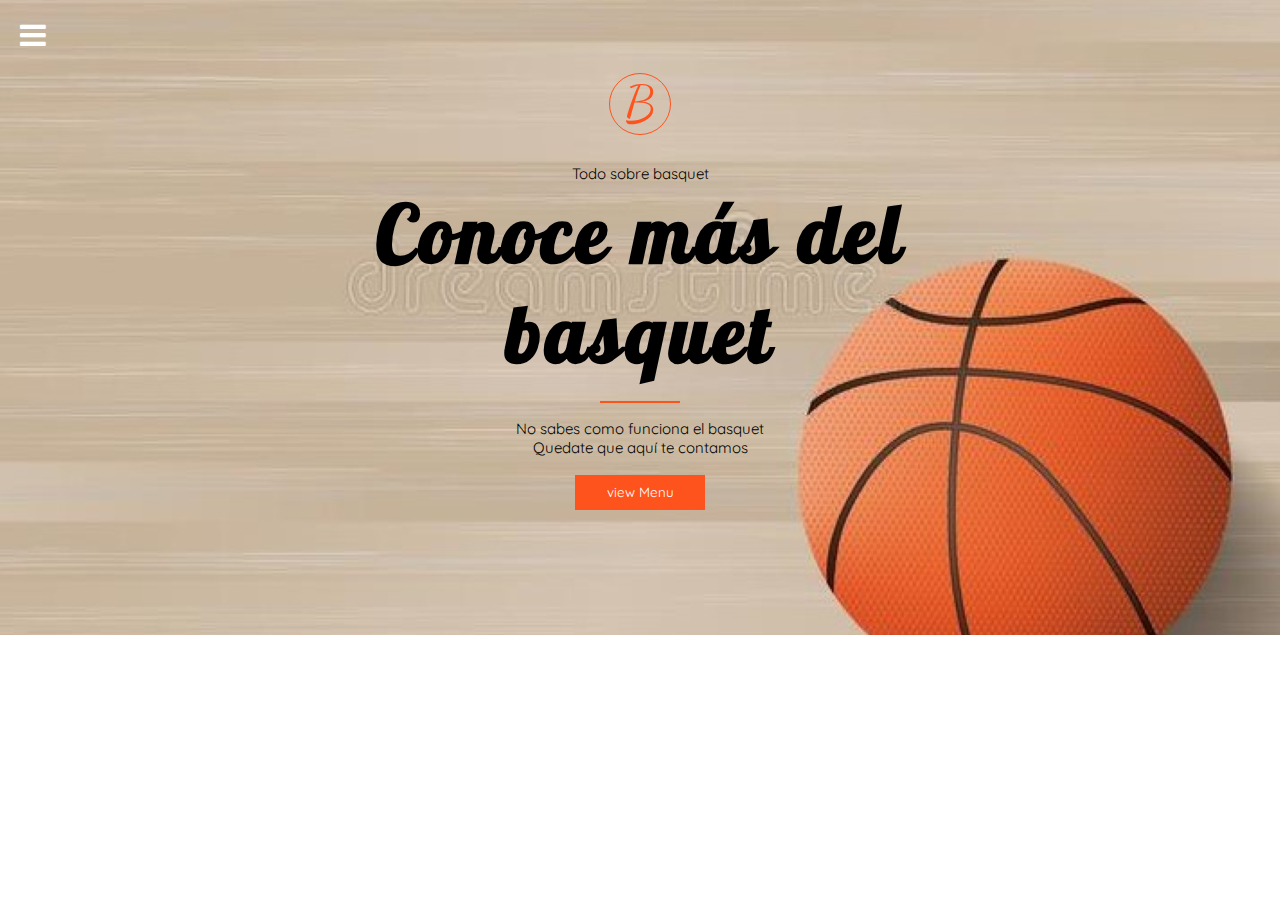
<file: Proyecto Html/index.html>
<!DOCTYPE html>
<html>
<head>
	<title>Basquetball</title>
</head>
<meta charset="utf-8">
<link rel="stylesheet" href="style.css">
<meta name="viewport" content="width=device-width, initial-scale-1">
<link rel="stylesheet" href="https://cdnjs.cloudflare.com/ajax/libs/font-awesome/4.7.0/css/font-awesome.min.css">
<link rel="stylesheet" href="https://fonts.googleapis.com/icon?family=Material+Icons">
<script src="https://ajax.googleapis.com/ajax/libs/jquery/3.3.1/jquery.min.js"></script>

<body>
	<div class="main">
		<div class="image_1"></div>
		<div class="layer">
			<div class="text_1">
				<div class="rectangle"><h2>B</h2></div>
				<p>Todo sobre basquet</p>
				<h1>Conoce más del basquet</h1>
				<br>
				<span></span>
				<br>
				<p>No sabes como funciona el basquet <br> Quedate que aquí te contamos</p>
				<br>
				<input type="button" class="text_1_btn" value="view Menu">
		</div>
	</div>
	<a href="#"><i class="fa fa-close"></i></a>
	<a href="#"><i class="fa fa-bars"></i></a>
	<div class="menu">
		<div class="background">
			<div class="home"><i class="fa fa-home"></i><a href="#">Home</a></div>
			<div class="jugadores"><i class="fa fa-jugador"></i><a href="jugadores.html" target="_self">Mejores Jugadores</a></div>
			<div class="equipos"><i class="fa fa-campeones"></i><a href="equipos.html" target="_self">Equipos Campeones</a></div>
			<div class="escuelas"><i class="fa fa-school"></i><a href="escuelas.html" target="_self">Escuelas Donde Salen Estrellas</a></div>
			<div class="canchas"><i class="fa fa-equipos"></i><a href="canchas.html">Canchas de cada Equipo</a></div>
			<div class="contact"><i class="fa fa-phone"></i><a href="contacto.html">Contactanos</a></div>
		</div>	
	</div>
	</div>
<script src="jquery.js"></script>

</body>
</html>
</file>
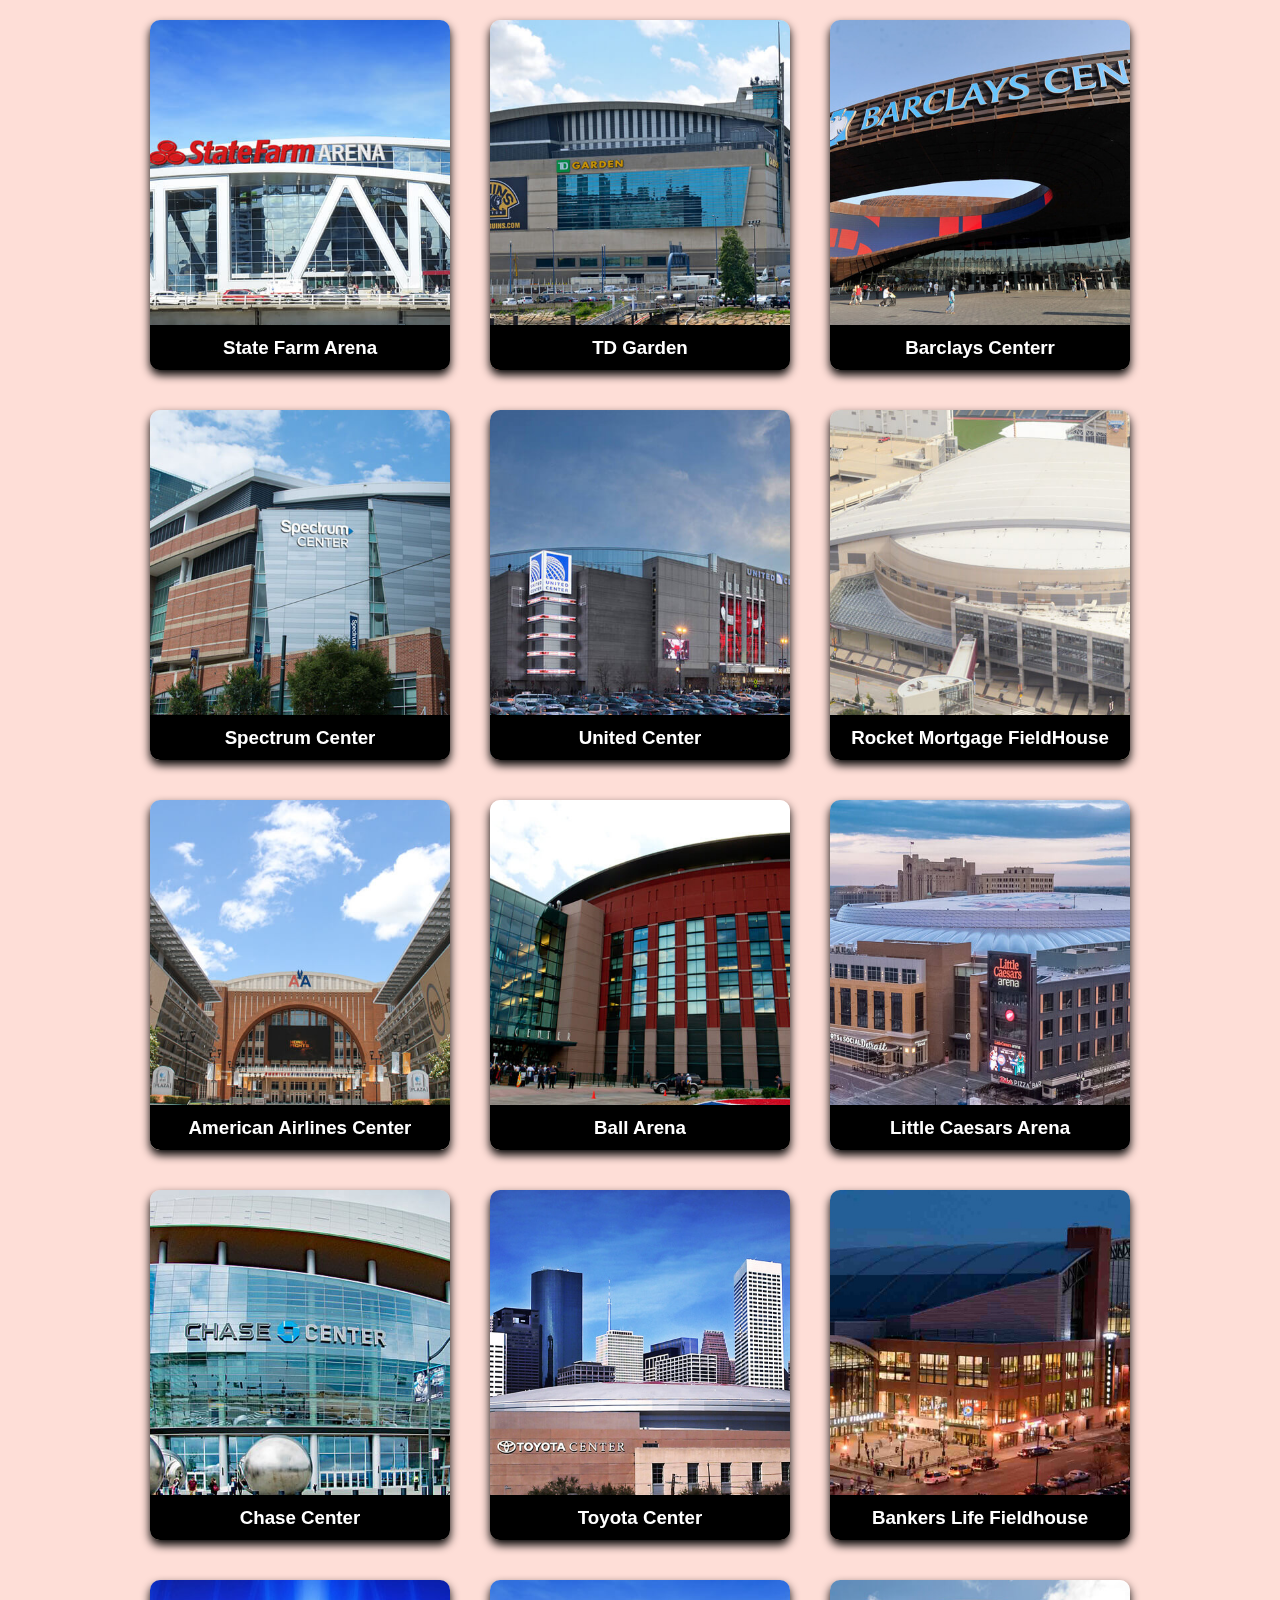
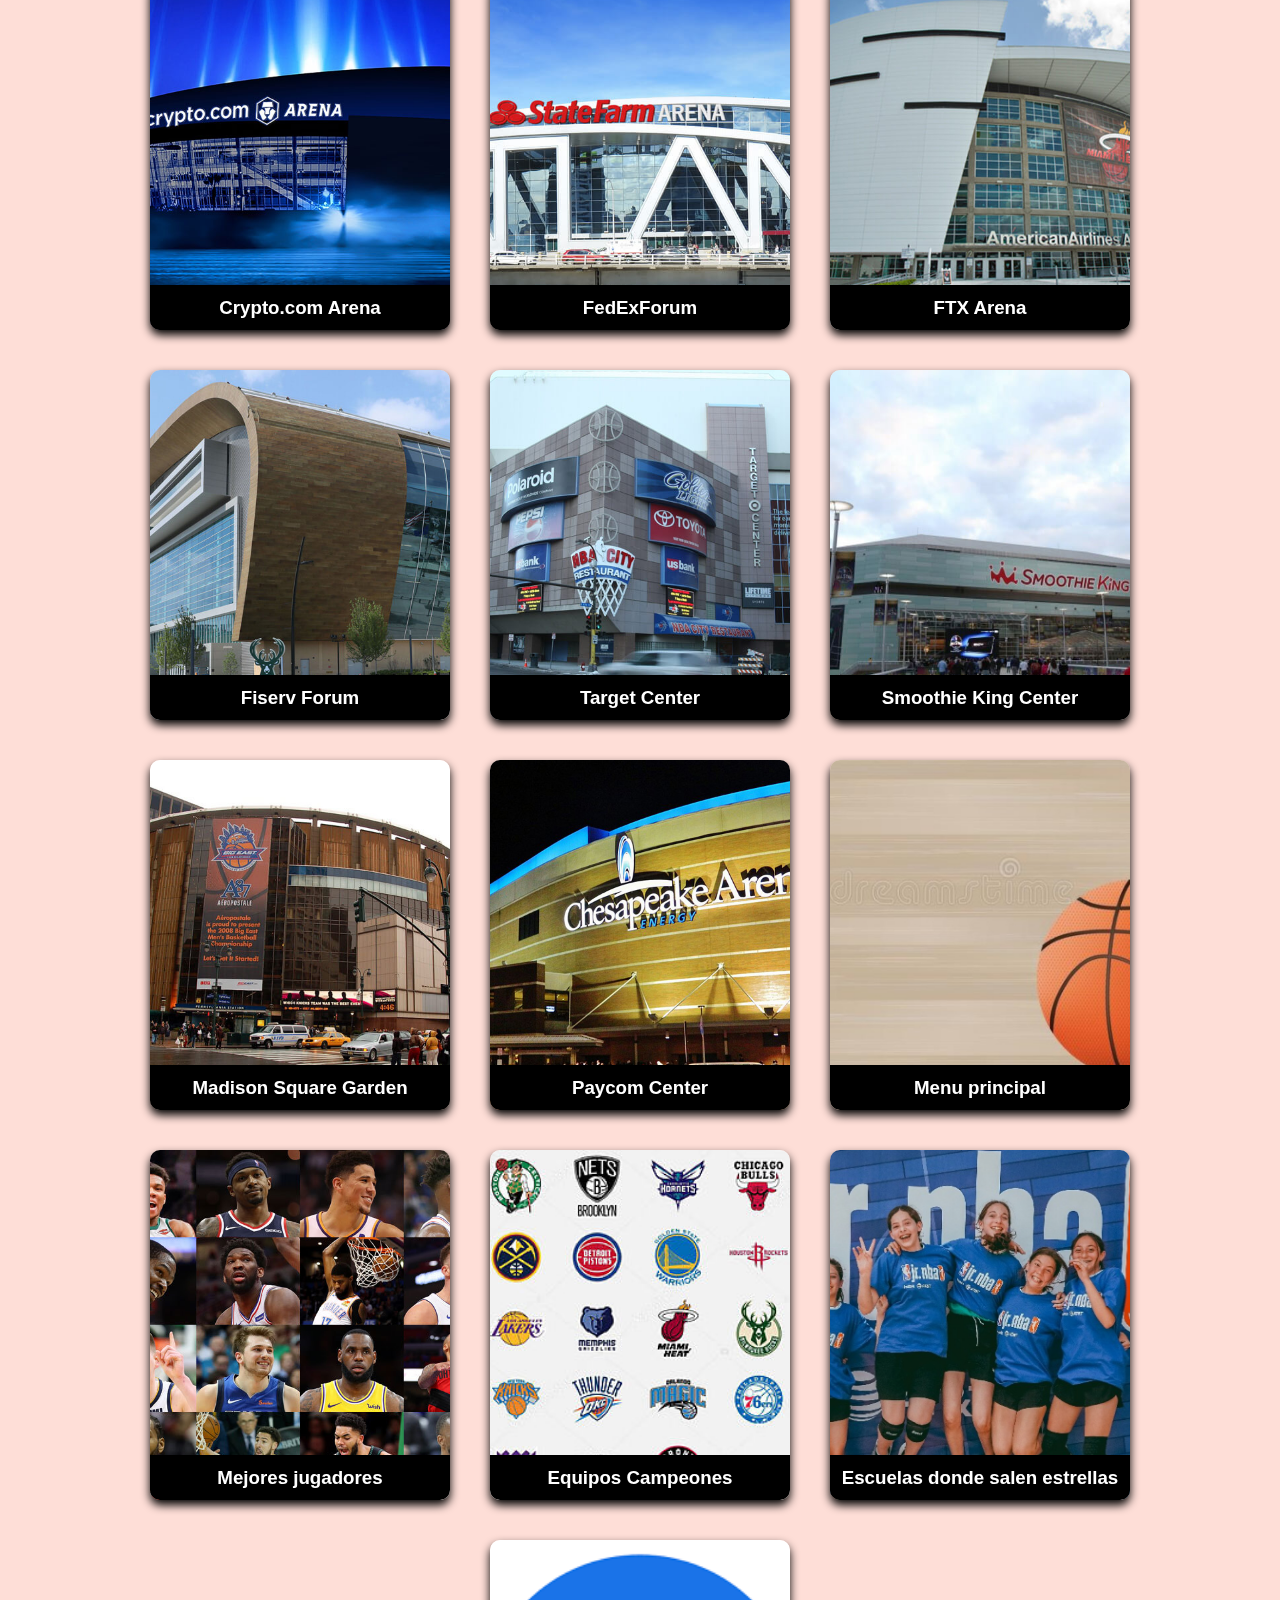
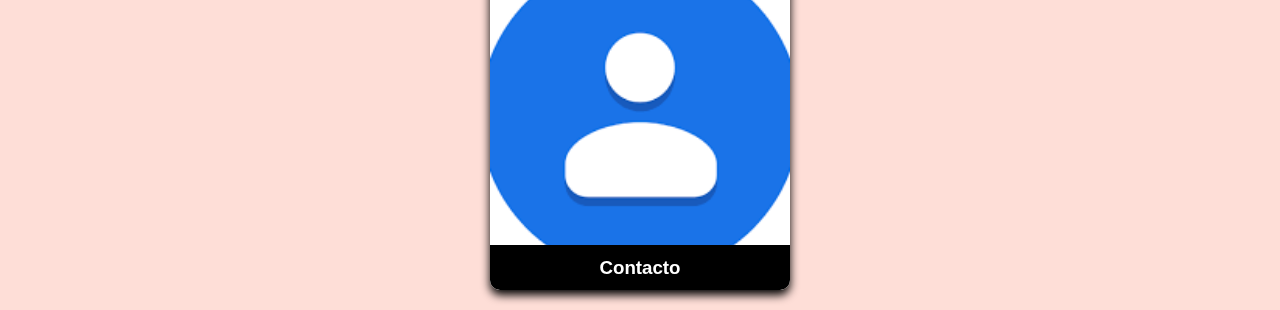
<file: Proyecto Html/canchas.html>
<!DOCTYPE html>
<html>
<head>
	<title>Canchas</title>
</head>
<meta charset="utf-8">
<meta http-equiv="X-UA-Compatible" content="IE-edge">
<meta name="viewport" content="width=device-width, initial-scale-1">
<link rel="stylesheet" href="style1.css">
<body>
<div class="card">
		<div class="face front">
			<img src="cancha1.jpg">
			<h3>State Farm Arena</h3>
		</div>
		<div class="face back">
			<h3>State Farm Arena</h3>
			<p>Capacidad (baloncesto): 16.600 espectadores. Inauguración: sábado, 18 de septiembre de 1999. Propiedad: Pública. Propietario: Atlanta-Fulton County Recreation Authority. Equipo propietario: Atlanta Hawks. Gestor: Atlanta Hawks</p>
			<div class="link">
				<a href="canchas1.html">Detalles</a>
			</div>
		</div>
</div>

<div class="card">
		<div class="face front">
			<img src="cancha2.jpg">
			<h3>TD Garden</h3>
		</div>
		<div class="face back">
			<h3>TD Garden</h3>
			<p>Capacidad (baloncesto): 18.624 espectadores. Inauguración: sábado, 30 de septiembre de 1995. Propiedad: Privada. Propietario: Delaware North. Gestor: Delaware North. Equipo propietario: Boston Celtics. Otros equipos de los que es sede: Boston Bruins (NHL)</p>
			<div class="link">
				<a href="canchas1.html">Detalles</a>
			</div>
		</div>
</div>

<div class="card">
		<div class="face front">
			<img src="cancha3.jpg">
			<h3>Barclays Centerr</h3>
		</div>
		<div class="face back">
			<h3>Barclays Center</h3>
			<p> Capacidad (baloncesto): 17.732 espectadores. Inauguración: viernes, 21 de septiembre de 2012. Propiedad: Pública. Propietario: Empire State Development. Gestor: BSE Global. Equipo propietario: Brooklyn Nets. Otros equipos de los que es sede: LIU Sharks (NCAA), New York Liberty (WNBA)</p>
			<div class="link">
				<a href="canchas1.html">Detalles</a>
			</div>
		</div>
</div>

<div class="card">
		<div class="face front">
			<img src="cancha4.jpg">
			<h3>Spectrum Center</h3>
		</div>
		<div class="face back">
			<h3>Spectrum Center</h3>
			<p>Capacidad (baloncesto): 19.077 espectadores. Inauguración: viernes, 21 de octubre de 2005. Propiedad: Pública. Propietario: City of Charlotte. Gestor: Hornets Sports & Entertainment. Equipo propietario: Charlotte Hornets</p>
			<div class="link">
				<a href="canchas1.html">Detalles</a>
			</div>
		</div>
</div>

<div class="card">
		<div class="face front">
			<img src="cancha5.jpg">
			<h3>United Center</h3>
		</div>
		<div class="face back">
			<h3>United Center</h3>
			<p>Capacidad (baloncesto): 20.917 espectadores. Inauguración: jueves, 18 de agosto de 1994. Propiedad: Privada. Propietario: United Center Joint Venture. Gestor: United Center Joint Venture. Equipo propietario: Chicago Bulls. Otros equipos de los que es sede: Chicago Blackhawks (NHL)</p>
			<div class="link">
				<a href="canchas1.html">Detalles</a>
			</div>
		</div>
</div>

<div class="card">
		<div class="face front">
			<img src="cancha6.jpg">
			<h3>Rocket Mortgage FieldHouse</h3>
		</div>
		<div class="face back">
			<h3>Rocket Mortgage FieldHouse</h3>
			<p>Capacidad (baloncesto): 19.432 espectadores. Inauguración: lunes, 17 de octubre de 1994. Propiedad: Pública. Propietario: Gateway Economic Development Corp. Gestor: Rocket Mortgage FieldHouse. Equipo propietario: Cleveland Cavaliers. Otros equipos de los que es sede: Clevelad Monsters (AHL)</p>
			<div class="link">
				<a href="canchas1.html">Detalles</a>
			</div>
		</div>
</div>

<div class="card">
		<div class="face front">
			<img src="cancha7.jpg">
			<h3>American Airlines Center</h3>
		</div>
		<div class="face back">
			<h3>American Airlines Center</h3>
			<p>Capacidad (baloncesto): 19.200 espectadores. Inauguración: martes, 17 de julio de 2001. Propiedad: Pública. Propietario: City of Dallas. Gestor: Center Operating Company, L.P. Equipo propietario: Dallas Mavericks. Otros equipos de los que es sede: Dallas Stars (NHL)</p>
			<div class="link">
				<a href="canchas1.html">Detalles</a>
			</div>
		</div>
</div>

<div class="card">
		<div class="face front">
			<img src="cancha8.jpg">
			<h3>Ball Arena</h3>
		</div>
		<div class="face back">
			<h3>Ball Arena</h3>
			<p>Capacidad (baloncesto): 19.520 espectadores. Inauguración: viernes, 1 de octubre de 1999. Propiedad: Privada. Propietario: Kroenke Sports & Enterprises. Gestor: Kroenke Sports & Enterprises. Equipo propietario: Denver Nuggets. Otros equipos de los que es sede: Colorado Avalanche (NHL), Colorado Mammoth (NLL)</p>
			<div class="link">
				<a href="canchas1.html">Detalles</a>
			</div>
		</div>
</div>

<div class="card">
		<div class="face front">
			<img src="cancha9.jpg">
			<h3>Little Caesars Arena</h3>
		</div>
		<div class="face back">
			<h3>Little Caesars Arena</h3>
			<p> Capacidad (baloncesto): 20.332 espectadores. Inauguración: martes, 5 de septiembre de 2017. Propiedad: Pública. Propietario: Downtown Development Authority. Gestor: Olympia Entertainment / 313 Presents. Equipo propietario: Detroit Pistons. Otros equipos de los que es sede: Detroit Red Wings (NHL)</p>
			<div class="link">
				<a href="canchas1.html">Detalles</a>
			</div>
		</div>
</div>

<div class="card">
		<div class="face front">
			<img src="cancha10.jpg">
			<h3>Chase Center</h3>
		</div>
		<div class="face back">
			<h3>Chase Center</h3>
			<p> Capacidad (baloncesto): 18.064 espectadores. Inauguración: viernes, 6 de septiembre de 2019. Propiedad: Privada. Propietario: Golden State Warriors. Gestor: Golden State Warriors. Equipo propietario: Golden State Warriors</p>
			<div class="link">
				<a href="canchas1.html">Detalles</a>
			</div>
		</div>
</div>

<div class="card">
		<div class="face front">
			<img src="cancha11.jpg">
			<h3>Toyota Center</h3>
		</div>
		<div class="face back">
			<h3>Toyota Center</h3>
			<p>Capacidad (baloncesto): 18.055 espectadores. Inauguración: lunes, 6 de octubre de 2003. Propiedad: Pública. Propietario: Harris County-Houston Sports Authority. Gestor: Clutch City Sports and Entertainment. Equipo propietario: Houston Rockets</p>
			<div class="link">
				<a href="canchas1.html">Detalles</a>
			</div>
		</div>
</div>

<div class="card">
		<div class="face front">
			<img src="cancha12.jpg">
			<h3>Bankers Life Fieldhouse</h3>
		</div>
		<div class="face back">
			<h3>Bankers Life Fieldhouse</h3>
			<p> Capacidad (baloncesto): 17.923 espectadores. Inauguración: sábado, 6 de noviembre de 1999. Propiedad: Pública. Propietario: CIB (City of Indianapolis). Gestor: CIBM (Marion County). Equipo propietario: Indiana Pacers</p>
			<div class="link">
				<a href="canchas1.html">Detalles</a>
			</div>
		</div>
</div>

<div class="card">
		<div class="face front">
			<img src="cancha13.jpg">
			<h3>Crypto.com Arena</h3>
		</div>
		<div class="face back">
			<h3>Crypto.com Arena</h3>
			<p>Capacidad (baloncesto): 19.060 espectadores. Inauguración: domingo, 17 de octubre de 1999. Propiedad: Privada. Propietario: AEG. Gestor: AEG. Otros equipos de los que es sede: Los Angeles Kings (NHL), Los Angeles Sparks (WNBA). Equipos propietarios: Los Angeles Clippers, Los Angeles Lakers</p>
			<div class="link">
				<a href="canchas1.html">Detalles</a>
			</div>
		</div>
</div>

<div class="card">
		<div class="face front">
			<img src="cancha1.jpg">
			<h3>FedExForum</h3>
		</div>
		<div class="face back">
			<h3>FedExForum</h3>
			<p>Capacidad (baloncesto): 18.119 espectadores. Inauguración: lunes, 6 de septiembre de 2004. Propiedad: Pública. Propietario: City of Memphis. Gestor: Memphis Basketball, LLC. Otros equipos de los que es sede: Memphis Tigers (NCAA). Equipo propietario: Memphis Grizzlies</p>
			<div class="link">
				<a href="canchas1.html">Detalles</a>
			</div>
		</div>
</div>

<div class="card">
		<div class="face front">
			<img src="cancha15.jpg">
			<h3>FTX Arena</h3>
		</div>
		<div class="face back">
			<h3>FTX Arena</h3>
			<p>Capacidad (baloncesto): 19.600 espectadores. Inauguración: viernes, 31 de diciembre de 1999. Propiedad: Pública. Propietario: Miami-Dade County. Gestor: Basketball Properties Ltd. Equipo propietario: Miami Heat</p>
			<div class="link">
				<a href="canchas1.html">Detalles</a>
			</div>
		</div>
</div>

<div class="card">
		<div class="face front">
			<img src="cancha16.jpg">
			<h3>Fiserv Forum</h3>
		</div>
		<div class="face back">
			<h3>Fiserv Forum</h3>
			<p>Capacidad (baloncesto): 17.341 espectadores. Inauguración: domingo, 26 de agosto de 2018. Propiedad: Pública. Propietario: Wisconsin Center District. Gestor: Milwaukee Bucks. Otros equipos de los que es sede: Marquette Golden Eagles (NCAA). Equipo propietario: Milwaukee Bucks</p>
			<div class="link">
				<a href="canchas1.html">Detalles</a>
			</div>
		</div>
</div>

<div class="card">
		<div class="face front">
			<img src="cancha17.jpg">
			<h3>Target Center</h3>
		</div>
		<div class="face back">
			<h3>Target Center</h3>
			<p>Capacidad (baloncesto): 18.798 espectadores. Inauguración: sábado, 13 de octubre de 1990. Propiedad: Pública. Propietario: City of Minneapolis. Gestor: AEG. Otros equipos de los que es sede: Minnesota Lynx (WNBA). Equipo propietario: Minnesota Timberwolves</p>
			<div class="link">
				<a href="canchas1.html">Detalles</a>
			</div>
		</div>
</div>

<div class="card">
		<div class="face front">
			<img src="cancha18.jpg">
			<h3>Smoothie King Center</h3>
		</div>
		<div class="face back">
			<h3>Smoothie King Center</h3>
			<p>Capacidad (baloncesto): 16.867 espectadores. Inauguración: viernes, 29 de octubre de 1999. Propiedad: Pública. Propietario: State of Louisiana. Gestor: SMG. Equipo propietario: New Orleans Pelicans</p>
			<div class="link">
				<a href="canchas1.html">Detalles</a>
			</div>
		</div>
</div>

<div class="card">
		<div class="face front">
			<img src="cancha19.jpg">
			<h3>Madison Square Garden</h3>
		</div>
		<div class="face back">
			<h3>Madison Square Garden</h3>
			<p>Capacidad (baloncesto): 19.812 espectadores. Inauguración: domingo, 11 de febrero de 1968. Propiedad: Privada. Propietario: MSG Entertainment. Gestor: MSG Entertainment. Otros equipos de los que es sede: New York Rangers (NHL), St. John's Red Storm (NCAA). Equipo propietario: New York Knicks</p>
			<div class="link">
				<a href="canchas1.html">Detalles</a>
			</div>
		</div>
</div>

<div class="card">
		<div class="face front">
			<img src="cancha20.jpg">
			<h3>Paycom Center</h3>
		</div>
		<div class="face back">
			<h3>Paycom Center</h3>
			<p>Capacidad (baloncesto): 18.203 espectadores. Inauguración: sábado, 8 de junio de 2002. Propiedad: Pública. Propietario: City of Oklahoma City. Gestor: SMG. Equipo própietario: Oklahoma City Thunder</p>
			<div class="link">
				<a href="canchas1.html">Detalles</a>
			</div>
		</div>
</div>



<div class="card">
		<div class="face front">
			<img src="imagen1.jpg">
			<h3>Menu principal</h3>
		</div>
		<div class="face back">
			<h3>Menu prinipal</h3>
			<p> Esta opcion es para poder regresar al menu principal </p>
			<div class="link">
				<a href="index.html">Ir al Menu</a>
			</div>
		</div>
</div>

<div class="card">
		<div class="face front">
			<img src="imagen2.jpg">
			<h3>Mejores jugadores</h3>
		</div>
		<div class="face back">
			<h3>Mejores jugadores</h3>
			<p> Esta opcion es para dirigirte al apartado en donde se muestran los mejores jugadores en la historia de la NBA</p>
			<div class="link">
				<a href="jugadores.html">Ir a Jugadores</a>
			</div>
		</div>
	</div>

	<div class="card">
		<div class="face front">
			<img src="imagen3.jpg">
			<h3>Equipos Campeones</h3>
		</div>
		<div class="face back">
			<h3>Equipos Campeones</h3>
			<p> Esta opcion es para dirigirte al apartado en donde se muestran los mejores equipos de la NBA</p>
			<div class="link">
				<a href="equipos.html">Ir a Equipos</a>
			</div>
		</div>
	</div>

	<div class="card">
		<div class="face front">
			<img src="imagen4.jpg">
			<h3>Escuelas donde salen estrellas</h3>
		</div>
		<div class="face back">
			<h3>Escuelas donde salen estrellas</h3>
			<p> Esta opcion es para poder ir al apartado en donde te indica las mejores escuelas para poder ser un jugador de la NBA</p>
			<div class="link">
				<a href="escuelas.html">Ir a Escuelas</a>
			</div>
		</div>
	</div>

	<div class="card">
		<div class="face front">
			<img src="imagen6.jpg">
			<h3>Contacto</h3>
		</div>
		<div class="face back">
			<h3>Contacto</h3>
			<p> Esta opcion es para poder ingresar al apartado de contacto en donde nos podras mostrar tus inconformidades o alguna opinion de la pagina.</p>
			<div class="link">
				<a href="contacto.html">Ir a Contacto</a>
			</div>
		</div>
	</div>
</body>
</html>
</file>
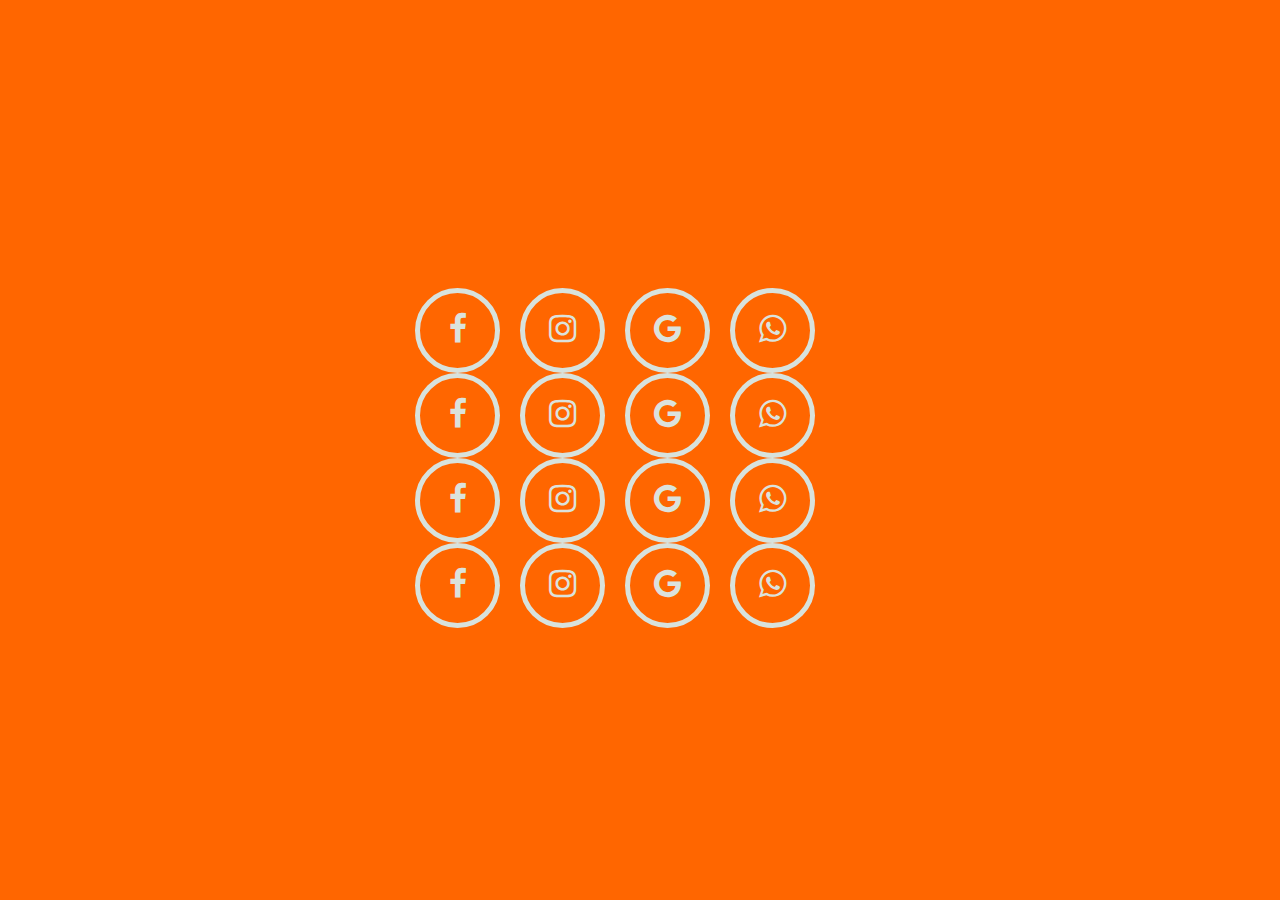
<file: Proyecto Html/contacto.html>
<!DOCTYPE html>
 <html lang="es">
 <head>
 	<title>Contacto</title>
 <meta charset="utf-8">
 <meta http-equiv="X-UA-Compatible" content="IE=edge">
 <meta name="viewport" content="width=device-width, initial-scale=1.0">
 <link rel="stylesheet" href="style2.css">
<link href="https://maxcdn.bootstrapcdn.com/font-awesome/4.7.0/css/font-awesome.min.css" rel="stylesheet" integrity="sha384-wvfXpqpZZVQGK6TAh5PVlGOfQNHSoD2xbE+QkPxCAFlNEevoEH3Sl0sibVcOQVnN" crossorigin="anonymous">
 </head>
 <body>
 	<div class="wrapper">
 		<ul>
 			<li class="facebook"><a href="https://www.facebook.com/SEN2KBRONnn"><i class="fa fa-facebook fa-2x" aria-hidden="true"></i></a></li>
 			<li class="instagram"><a href="https://instagram.com/crackster.vg?igshid=ZGUzMzM3NWJiOQ%3D%3D&fbclid=IwAR2rVNu3QIEzv5vzlLVlAHDzzcgdNRsE2Y87nwWwn55Tz2o26v6OVVP7SHw"><i class="fa fa-instagram fa-2x" aria-hidden="true"></i></a></li>
 			<li class="google"><a href="mailto:tonavalljo@gmail.com" subject="Interesado en sus servicios"><i class="fa fa-google fa-2x" aria-hidden="true"></i></a></li>
 			<li class="whatsapp"><a href="https://api.whatsapp.com/send?phone=5518191989"><i class="fa fa-whatsapp fa-2x" aria-hidden="true"></i></a></li>

 			<li class="facebook"><a href="https://www.facebook.com/giovan.olveracaballero"><i class="fa fa-facebook fa-2x" aria-hidden="true"></i></a></li>
 			<li class="instagram"><a href="https://www.instagram.com/_jxsx_cxb_/"><i class="fa fa-instagram fa-2x" aria-hidden="true"></i></a></li>
 			<li class="google"><a href="mailto:jose.caballero4577y@gmail.com?" subject="Interesado en sus servicios"><i class="fa fa-google fa-2x" aria-hidden="true"></i></a></li>
 			<li class="whatsapp"><a href="https://api.whatsapp.com/send?phone=5525025158"><i class="fa fa-whatsapp fa-2x" aria-hidden="true"></i></a></li>

 			<li class="facebook"><a href="https://www.facebook.com/marco.plus.1088"><i class="fa fa-facebook fa-2x" aria-hidden="true"></i></a></li>
 			<li class="instagram"><a href="https://www.instagram.com/marco_valade3/"><i class="fa fa-instagram fa-2x" aria-hidden="true"></i></a></li>
 			<li class="google"><a href="mailto:marcoplusxboss@gmail.com?"><i class="fa fa-google fa-2x" aria-hidden="true"></i></a></li>
 			<li class="whatsapp"><a href="https://api.whatsapp.com/send?phone=5527316084"><i class="fa fa-whatsapp fa-2x" aria-hidden="true"></i></a></li>

 			<li class="facebook"><a href="https://www.facebook.com/christianabdiel.serranomartinez/"><i class="fa fa-facebook fa-2x" aria-hidden="true"></i></a></li>
 			<li class="instagram"><a href="https://www.instagram.com/christiansm0501/"><i class="fa fa-instagram fa-2x" aria-hidden="true"></i></a></li>
 			<li class="google"><a href="mailto:christianmatinez673@gmail.com?"><i class="fa fa-google fa-2x" aria-hidden="true"></i></a></li>
 			<li class="whatsapp"><a href="https://api.whatsapp.com/send?phone=5538379050"><i class="fa fa-whatsapp fa-2x" aria-hidden="true"></i></a></li>
 		</ul>
 	</div>
 </body>
 </html>
</file>
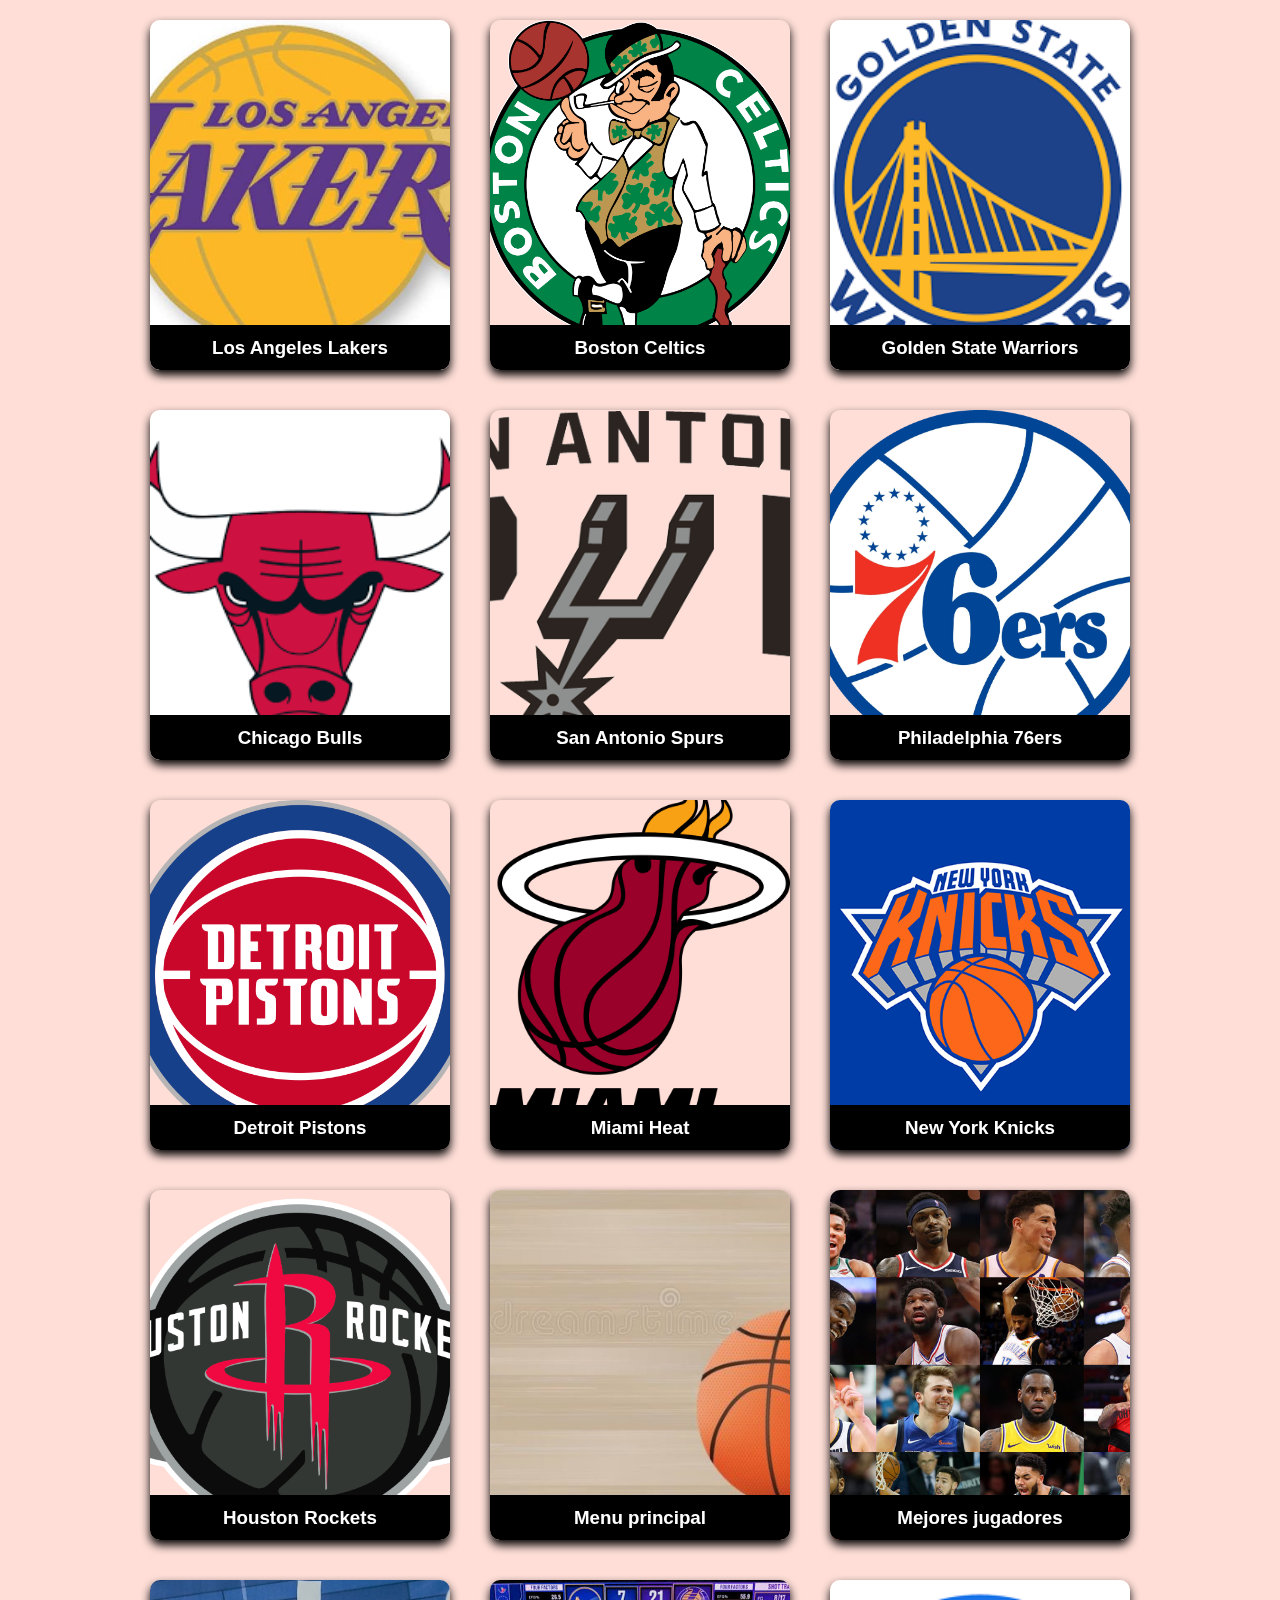
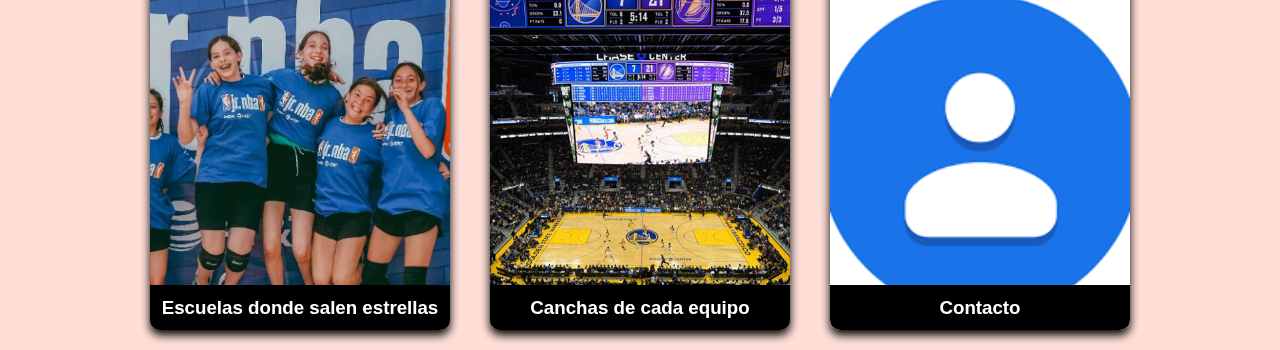
<file: Proyecto Html/equipos.html>
<!DOCTYPE html>
<html>
<head>
	<title>Equipos</title>
</head>
<meta charset="utf-8">
<meta http-equiv="X-UA-Compatible" content="IE-edge">
<meta name="viewport" content="width=device-width, initial-scale-1">
<link rel="stylesheet" href="style1.css">
<body>
<div class="card">
		<div class="face front">
			<img src="equipo1.jpg">
			<h3>Los Angeles Lakers</h3>
		</div>
		<div class="face back">
			<h3>Los Angeles Lakerss</h3>
			<p>Los Angeles Lakers es el mejor equipo de la NBA ya que cuenta con un palmares bastante amplio entre los cuales estan: 17 titulos de la NBA, 32 titulos de Conferencia y 32 titulos de Division.</p>
			<div class="link">
				<a href="equipos1.html">Detalles</a>
			</div>
		</div>
	</div>

<div class="card">
		<div class="face front">
			<img src="equipo2.jpg">
			<h3>Boston Celtics</h3>
		</div>
		<div class="face back">
			<h3>Boston Celtics</h3>
			<p>El equipo de los Boston Celtic es el segundo mejor equipo de la NBA, esto debido a su amplio palmares, el cual esta divido en: 17 titulos de la NBA, 22 titulos de Conferencia y 32 titulos de Division.</p>
			<div class="link">
				<a href="equipos1.html">Detalles</a>
			</div>
		</div>
	</div>

<div class="card">
		<div class="face front">
			<img src="equipo3.jpg">
			<h3>Golden State Warriors</h3>
		</div>
		<div class="face back">
			<h3>Golden State Warriors</h3>
			<p>El equipo de los Golden State Warriors es el tecer mejor equipo de la NBA, esto debido a su amplio palmares, el cual esta divido en: 7 titulos de la NBA, 12 titulos de Conferencia y 12 titulos de Division.</p>
			<div class="link">
				<a href="equipos1.html">Detalles</a>
			</div>
		</div>
	</div>

<div class="card">
		<div class="face front">
			<img src="equipo4.jpg">
			<h3>Chicago Bulls</h3>
		</div>
		<div class="face back">
			<h3>Chicago Bulls</h3>
			<p>El equipo de los Chicago Bulls es el cuarto mejor equipo de la NBA, esto debido a su amplio palmares, el cual esta divido en: 6 titulos de la NBA, 6 titulos de Conferencia y 9 titulos de Division.</p>
			<div class="link">
				<a href="equipos1.html">Detalles</a>
			</div>
		</div>
	</div>

<div class="card">
		<div class="face front">
			<img src="equipo5.jpg">
			<h3>San Antonio Spurs</h3>
		</div>
		<div class="face back">
			<h3>San Antonio Spurs</h3>
			<p>El equipo de los San Antonio Spurs es el quinto mejor equipo de la NBA, esto debido a su amplio palmares, el cual esta divido en: 5 titulos de la NBA, 6 titulos de Conferencia y 22 titulos de Division.</p>
			<div class="link">
				<a href="equipos1.html">Detalles</a>
			</div>
		</div>
	</div>

<div class="card">
		<div class="face front">
			<img src="equipo6.jpg">
			<h3>Philadelphia 76ers</h3>
		</div>
		<div class="face back">
			<h3>Philadelphia 76ers</h3>
			<p>El equipo de Philadelphia 76ers es el sexto mejor equipo de la NBA, esto debido a su buen palmares, el cual esta divido en: 3 titulos de la NBA, 9 titulos de Conferencia y 3	12 titulos de Division.</p>
			<div class="link">
				<a href="equipos1.html">Detalles</a>
			</div>
		</div>
	</div>

<div class="card">
		<div class="face front">
			<img src="equipo7.jpg">
			<h3>Detroit Pistons</h3>
		</div>
		<div class="face back">
			<h3>Detroit Pistons</h3>
			<p>El equipo de los Detroit Pistons es el septimo mejor equipo de la NBA, esto debido a su  palmares, el cual esta divido en: 3 titulos de la NBA, 7 titulos de Conferencia y 11 titulos de Division.</p>
			<div class="link">
				<a href="equipos1.html">Detalles</a>
			</div>
		</div>
	</div>

<div class="card">
		<div class="face front">
			<img src="equipo8.jpg">
			<h3>Miami Heat</h3>
		</div>
		<div class="face back">
			<h3>Miami Heat</h3>
			<p>El equipo de los Miami Heat es el octavo mejor equipo de la NBA, esto debido a su palmares, el cual esta divido en: 3 titulos de la NBA, 6 titulos de Conferencia y 15 titulos de Division.</p>
			<div class="link">
				<a href="equipos1.html">Detalles</a>
			</div>
		</div>
	</div>

<div class="card">
		<div class="face front">
			<img src="equipo9.jpg">
			<h3>New York Knicks</h3>
		</div>
		<div class="face back">
			<h3>New York Knicks</h3>
			<p>El equipo de los New York Knicks es el noveno mejor equipo de la NBA, esto debido a su palmares, el cual esta divido en: 2 titulos de la NBA, 8 titulos de Conferencia y 9 titulos de Division.</p>
			<div class="link">
				<a href="equipos1.html">Detalles</a>
			</div>
		</div>
	</div>

<div class="card">
		<div class="face front">
			<img src="equipo10.jpg">
			<h3>Houston Rockets</h3>
		</div>
		<div class="face back">
			<h3>Houston Rockets</h3>
			<p>El equipo de Houston Rockets es el decimo mejor equipo de la NBA, esto en consecuencia a su mal palmares, el cual esta divido en: 2 titulos de la NBA, 4 titulos de Conferencia y 8 titulos de Division.</p>
			<div class="link">
				<a href="equipos1.html">Detalles</a>
			</div>
		</div>
	</div>

<div class="card">
		<div class="face front">
			<img src="imagen1.jpg">
			<h3>Menu principal</h3>
		</div>
		<div class="face back">
			<h3>Menu prinipal</h3>
			<p> Esta opcion es para poder regresar al menu principal </p>
			<div class="link">
				<a href="index.html">Ir al Menu</a>
			</div>
		</div>
</div>

<div class="card">
		<div class="face front">
			<img src="imagen2.jpg">
			<h3>Mejores jugadores</h3>
		</div>
		<div class="face back">
			<h3>Mejores jugadores</h3>
			<p> Esta opcion es para dirigirte al apartado en donde se muestran los mejores jugadores en la historia de la NBA</p>
			<div class="link">
				<a href="jugadores.html">Ir a Jugadores</a>
			</div>
		</div>
	</div>

<div class="card">
		<div class="face front">
			<img src="imagen4.jpg">
			<h3>Escuelas donde salen estrellas</h3>
		</div>
		<div class="face back">
			<h3>Escuelas donde salen estrellas</h3>
			<p> Esta opcion es para poder ir al apartado en donde te indica las mejores escuelas para poder ser un jugador de la NBA</p>
			<div class="link">
				<a href="escuelas.html">Ir a Escuelas</a>
			</div>
		</div>
	</div>

<div class="card">
		<div class="face front">
			<img src="imagen5.jpg">
			<h3>Canchas de cada equipo</h3>
		</div>
		<div class="face back">
			<h3>Canchas de cada equipo</h3>
			<p> Esta opcion es para poder ir al apartado en donde se muestra el estadio de cada equipo de la NBA </p>
			<div class="link">
				<a href="canchas.html">Ir a Canchas</a>
			</div>
		</div>
</div>

<div class="card">
		<div class="face front">
			<img src="imagen6.jpg">
			<h3>Contacto</h3>
		</div>
		<div class="face back">
			<h3>Contacto</h3>
			<p> Esta opcion es para poder ingresar al apartado de contacto en donde nos podras mostrar tus inconformidades o alguna opinion de la pagina.</p>
			<div class="link">
				<a href="contacto.html">Ir a Contacto</a>
			</div>
		</div>
	</div>
</body>
</html>
</file>
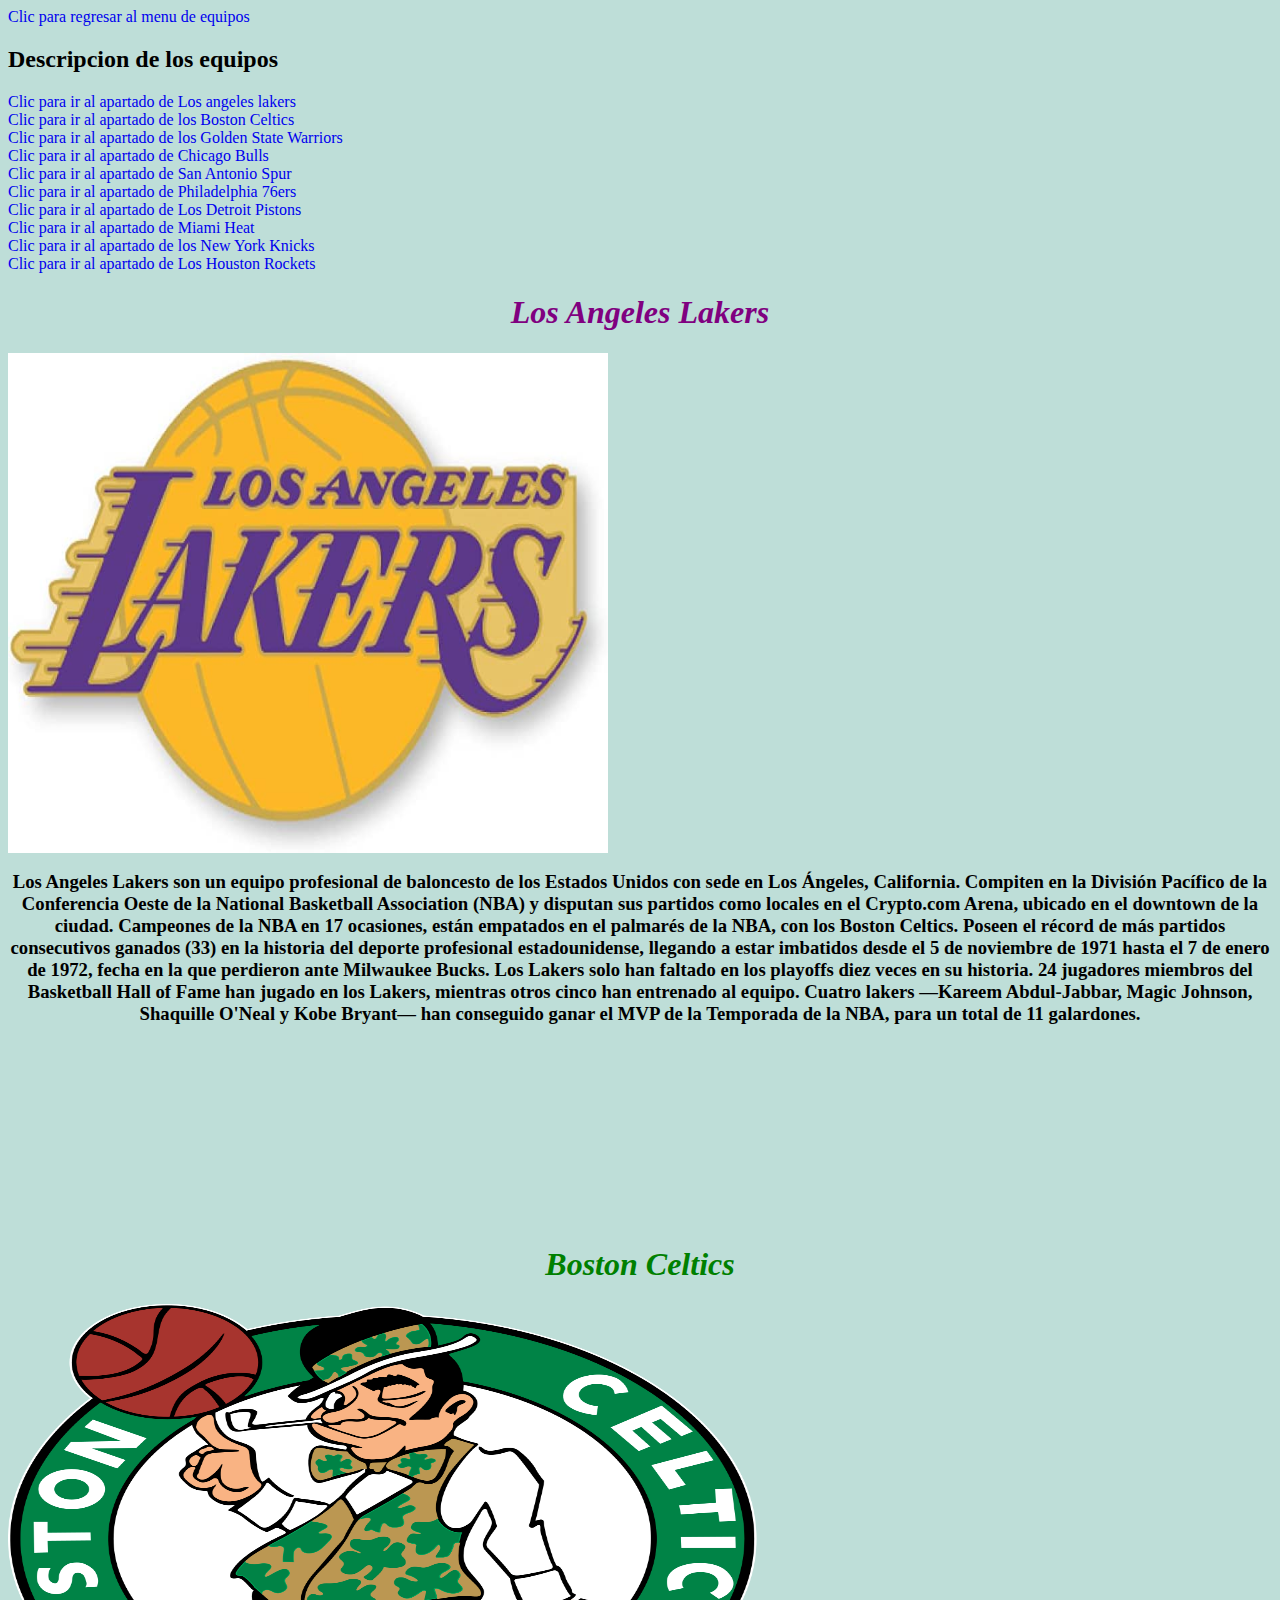
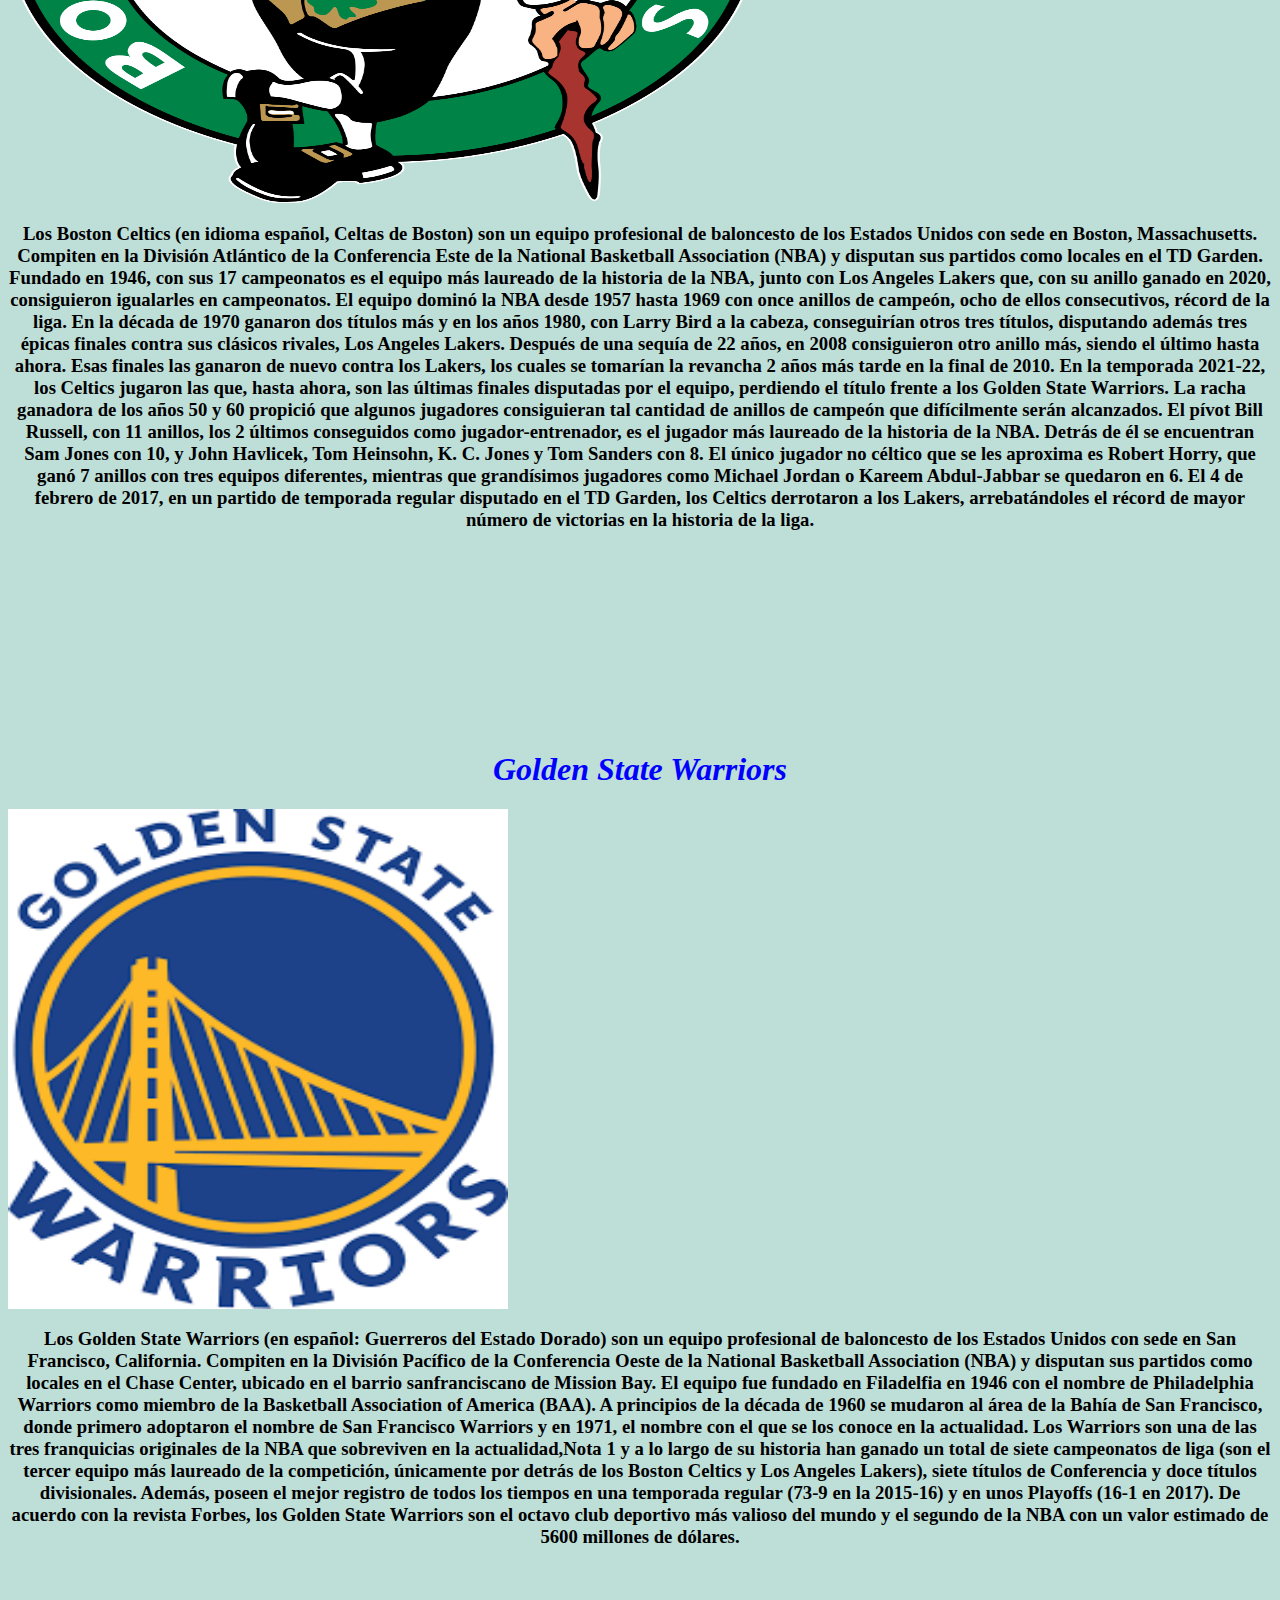
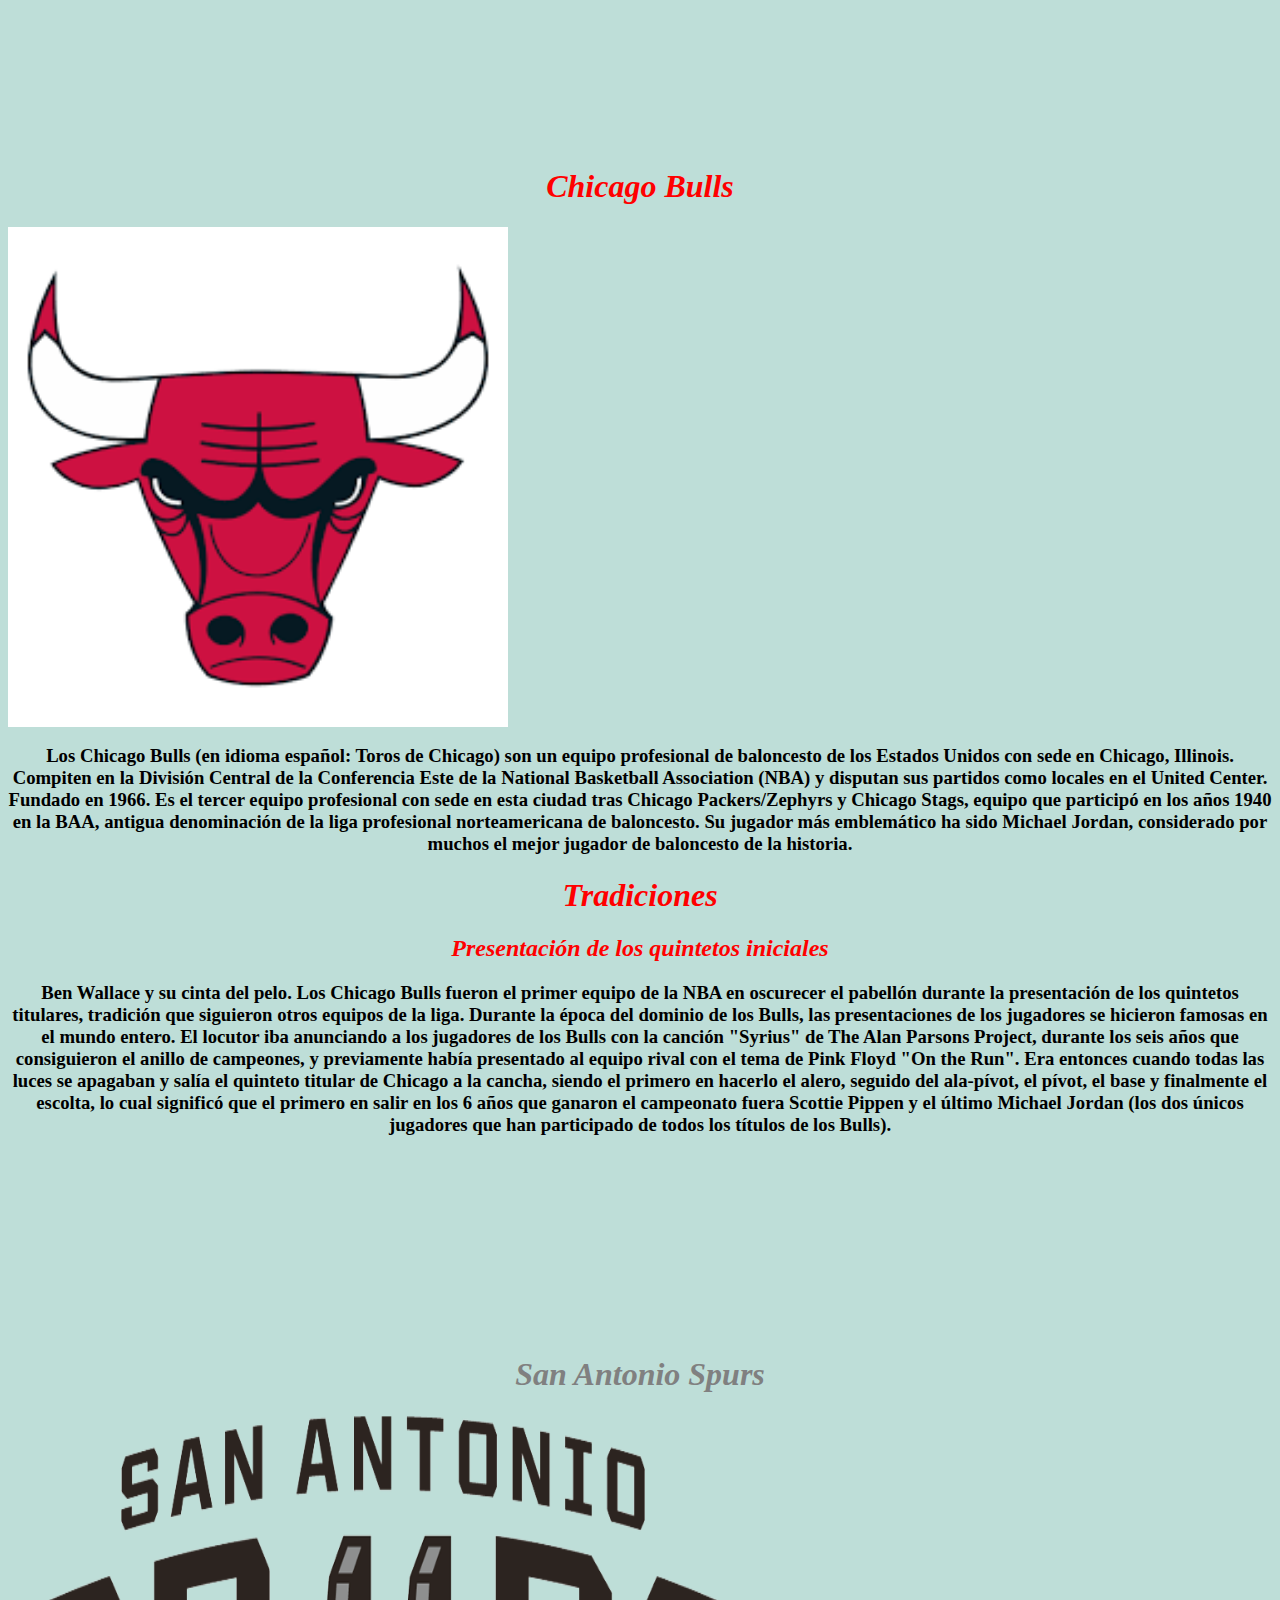
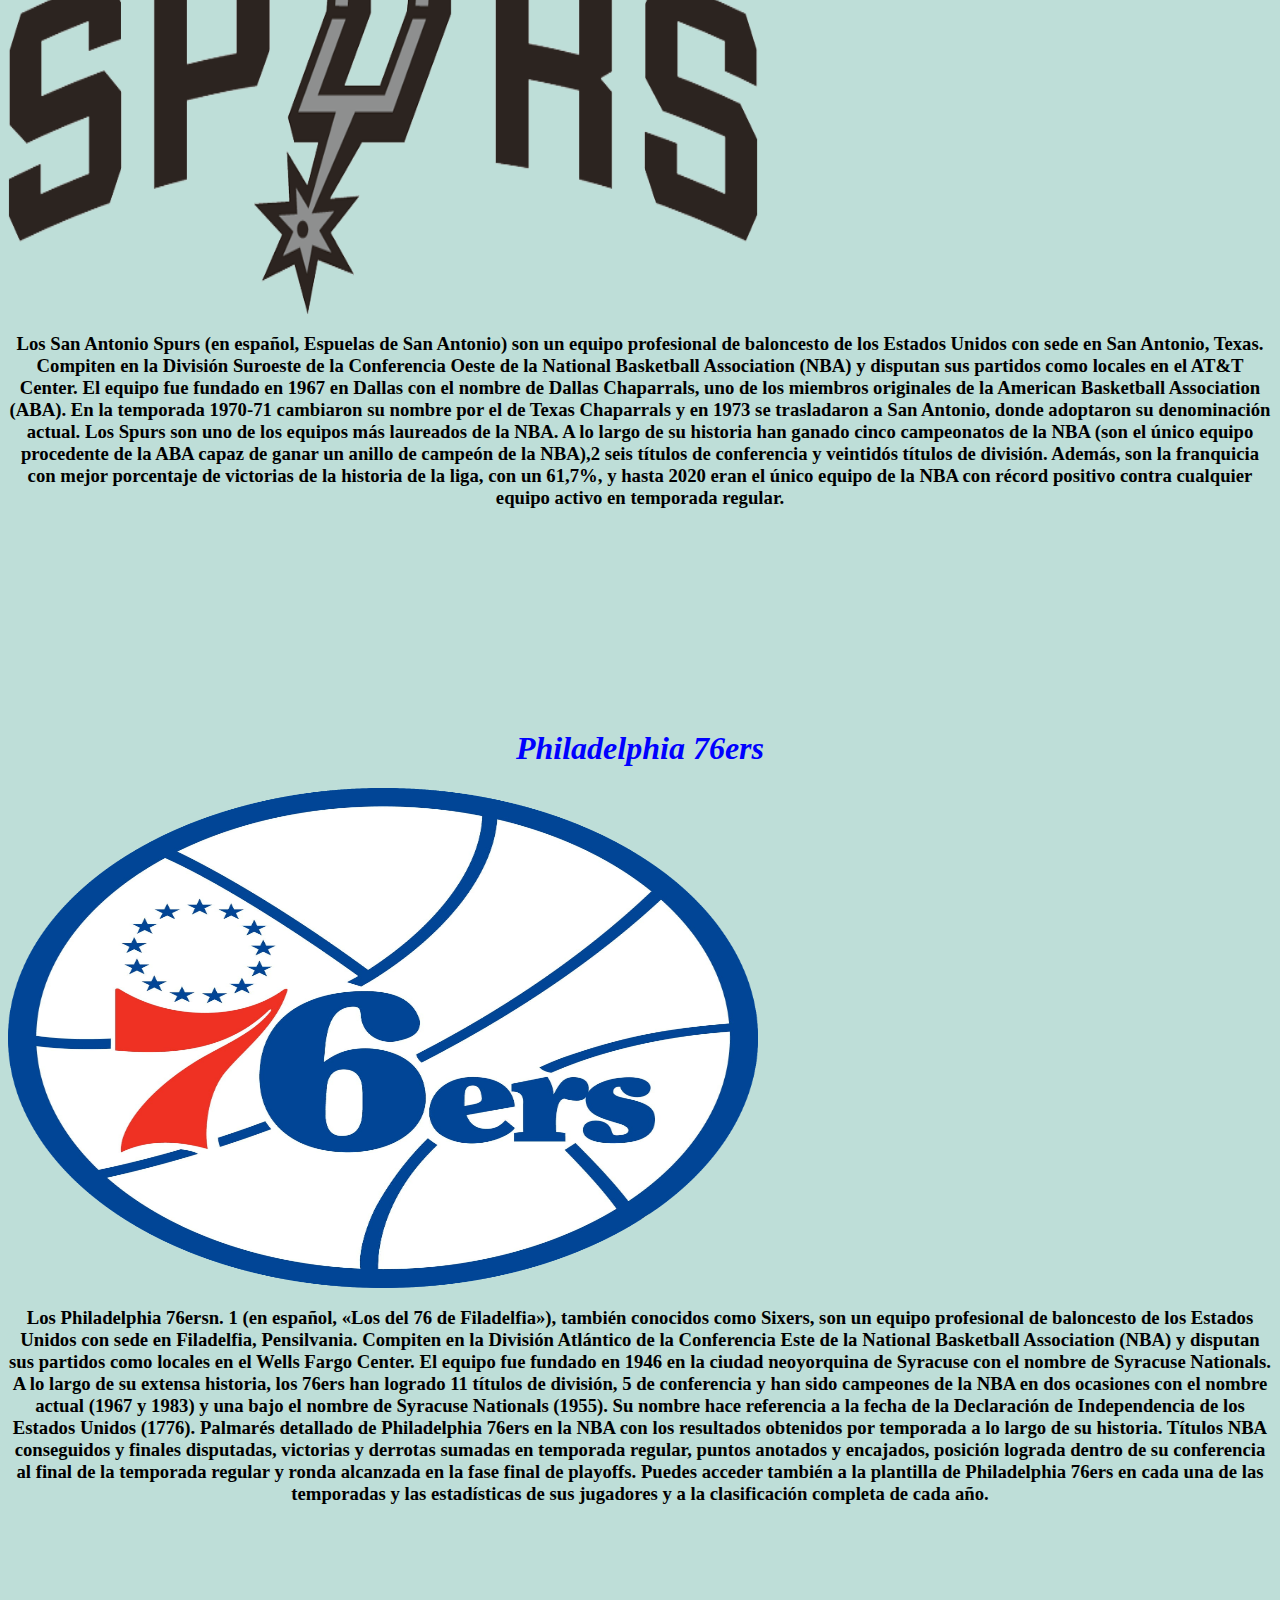
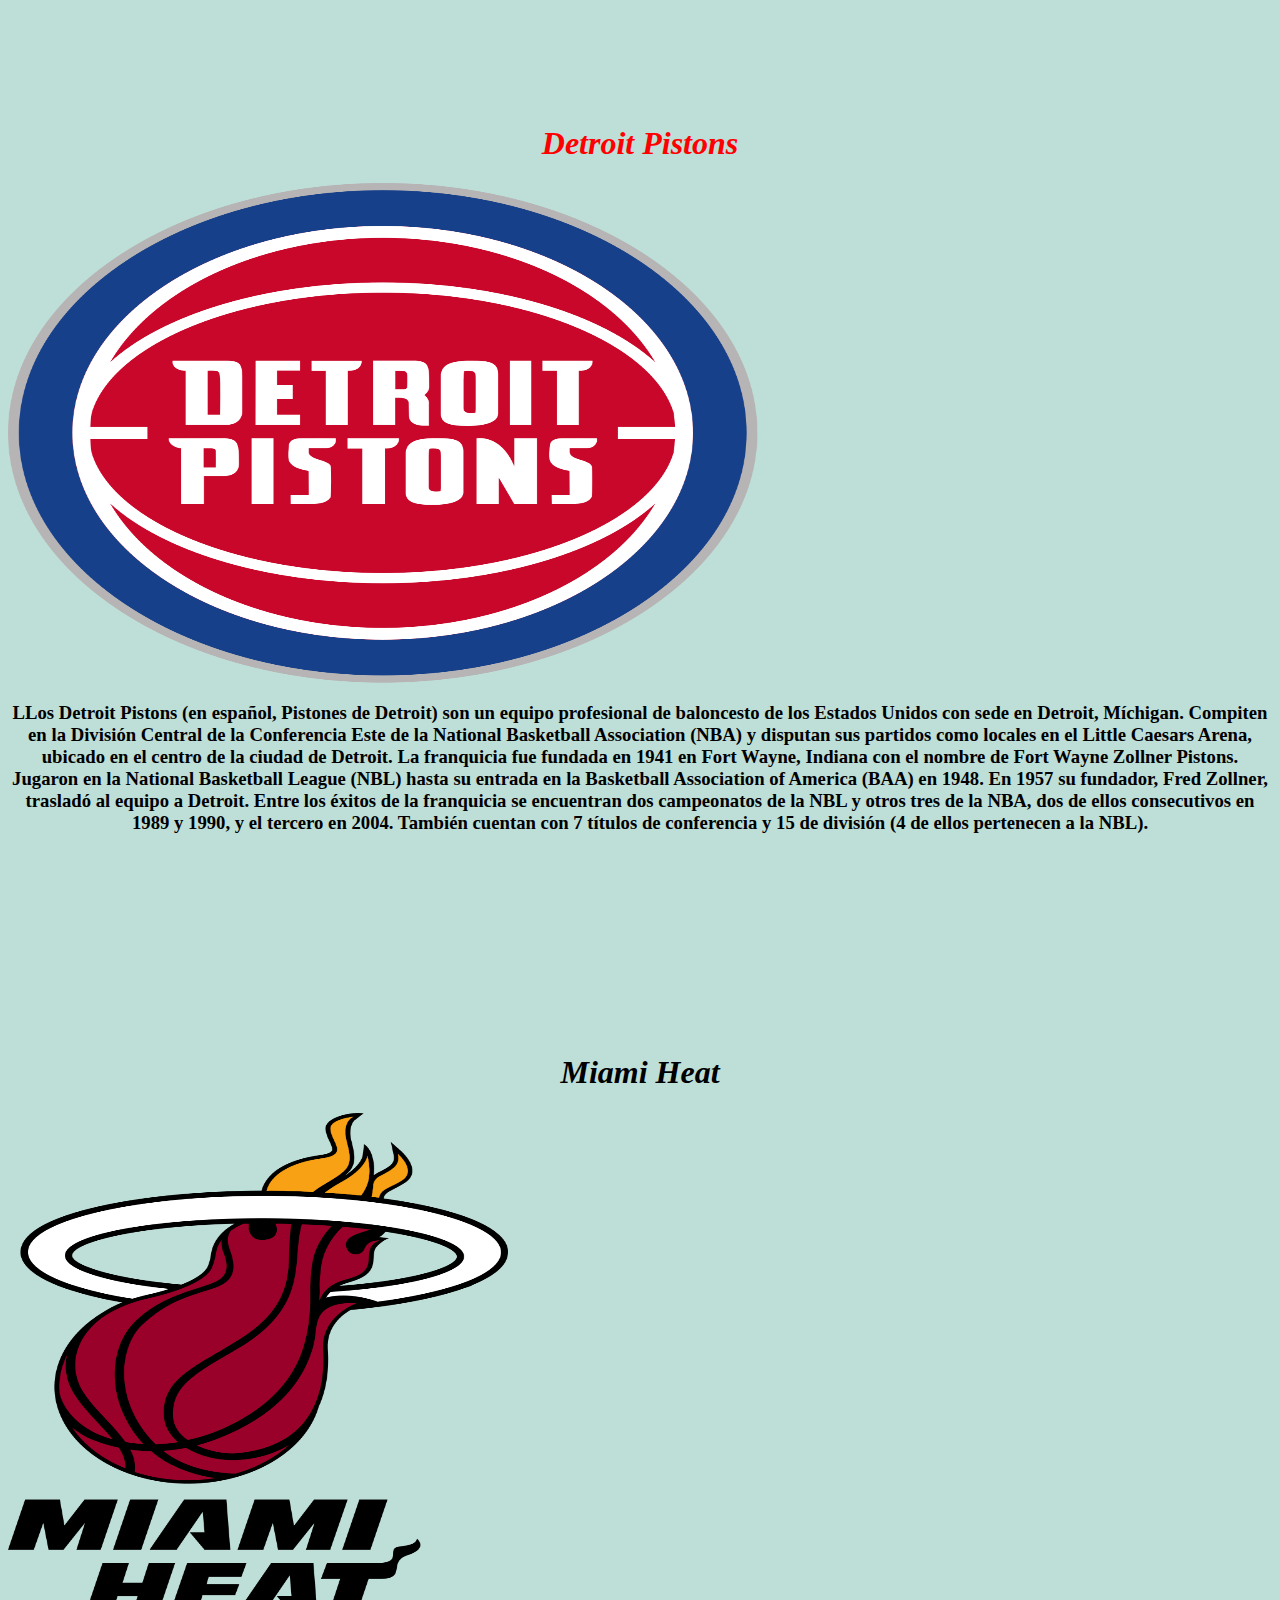
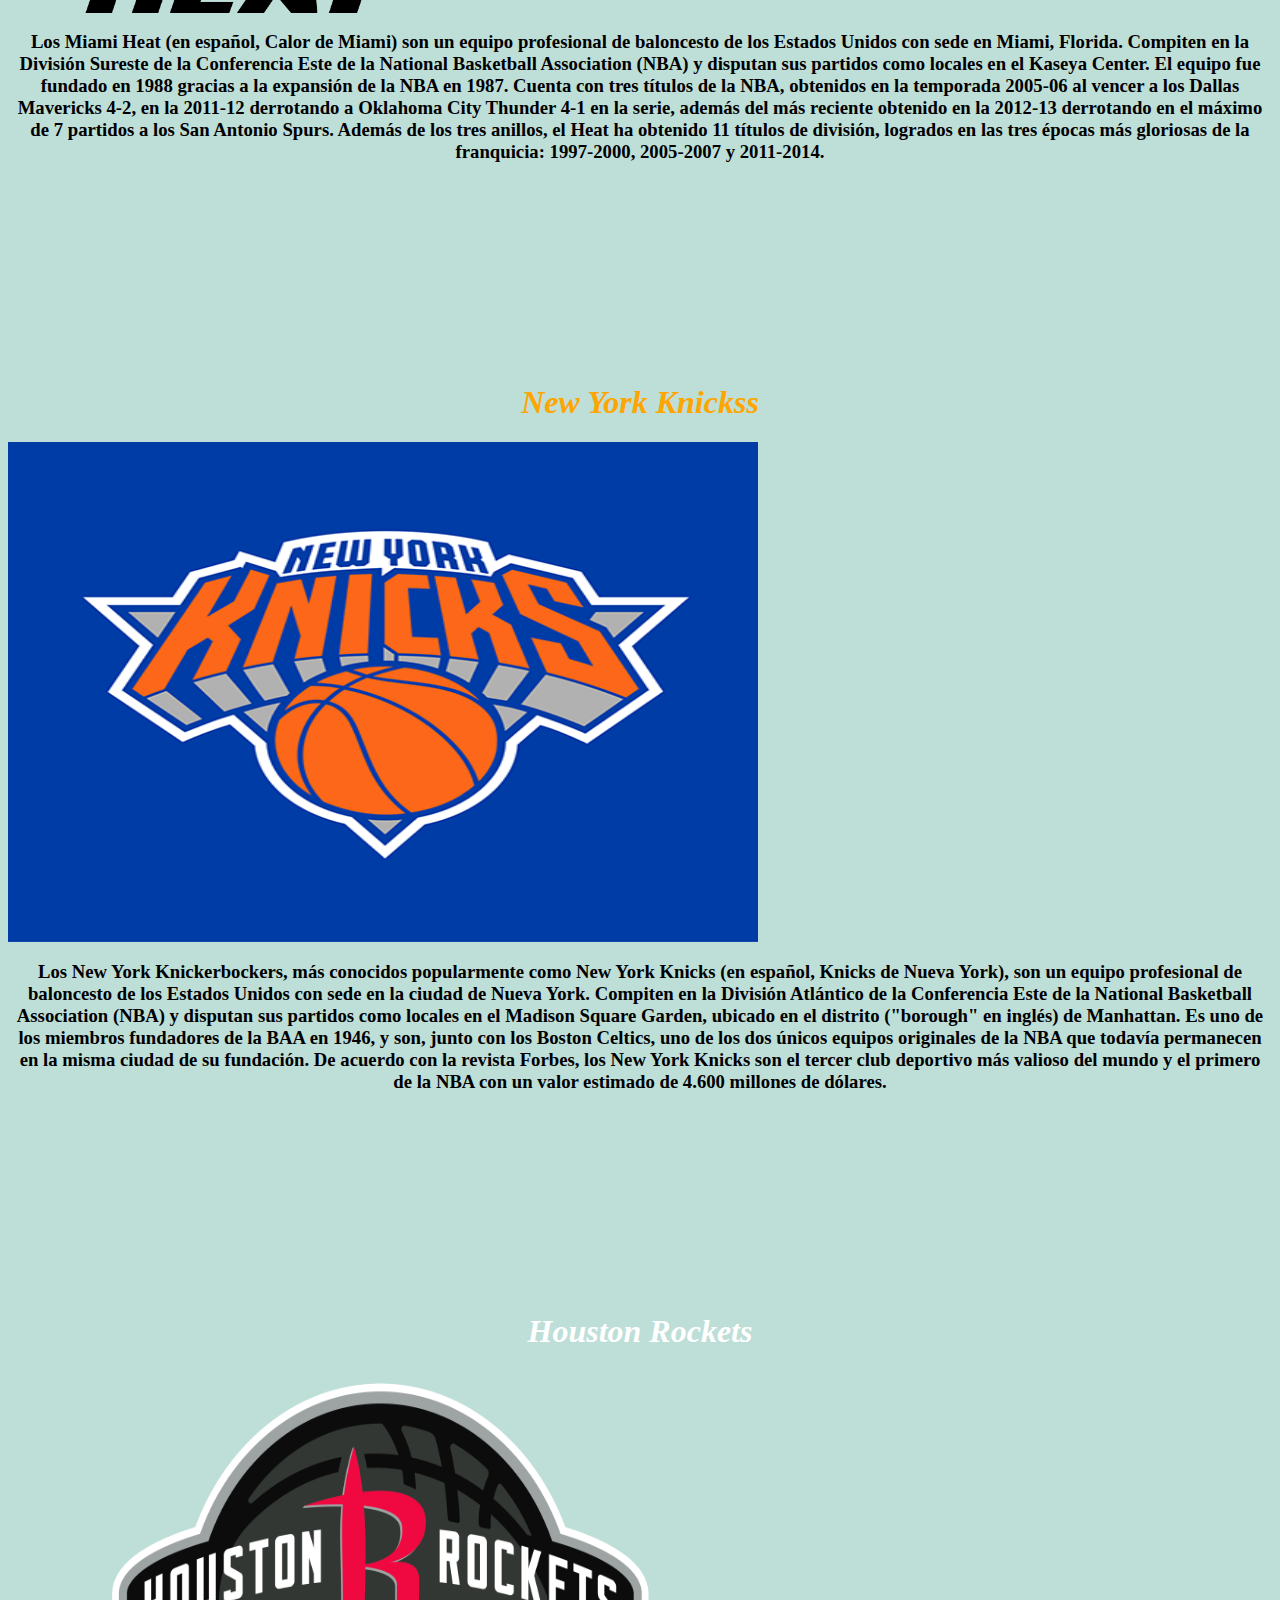
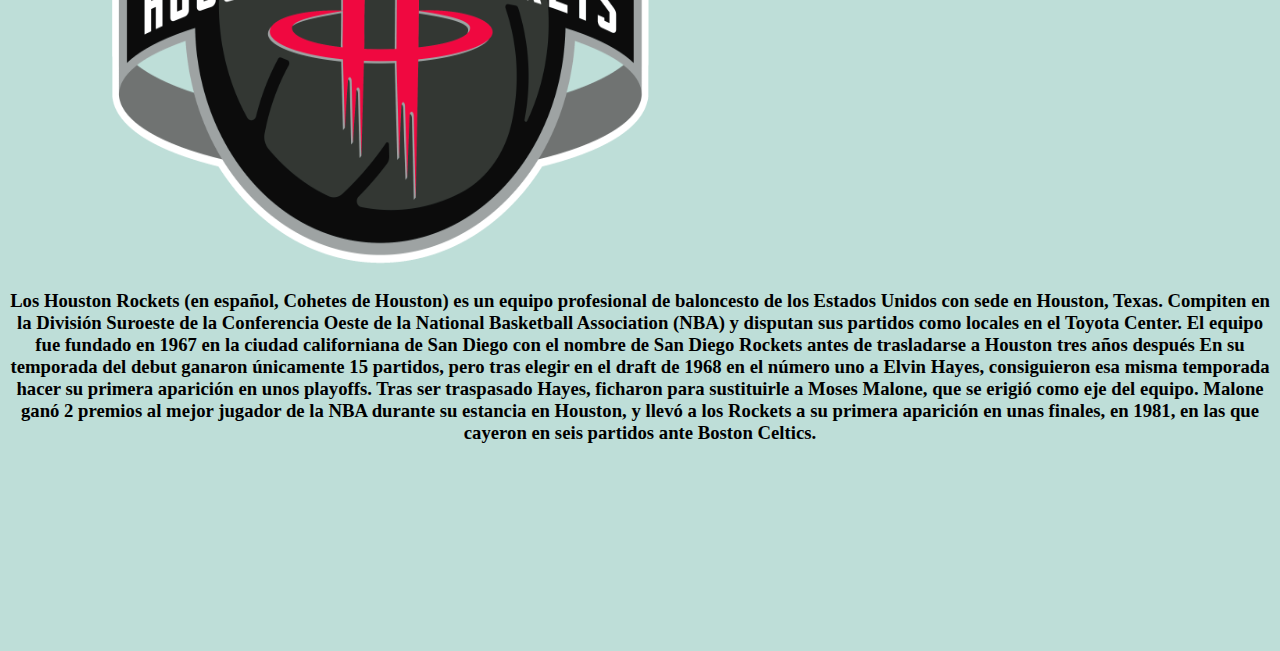
<file: Proyecto Html/equipos1.html>
<!DOCTYPE html>
<html>
<head>
	<title>Descripcion de equipos</title>
</head>
<body bgcolor="#BEDED8">
	<a href="equipos.html" style= "text-decoration:none">Clic para regresar al menu de equipos</a>
	<h2>Descripcion de los equipos</h2>
	<a href="#Los Angeles Lakers" target="grid" style= "text-decoration:none">Clic para ir al apartado de Los angeles lakers<br></a>
	<a href="#Boston Celtics" target="grid" style= "text-decoration:none">Clic para ir al apartado de los Boston Celtics</a><br>
	<a href="#Golden State Warriors" target="grid" style= "text-decoration:none">Clic para ir al apartado de los Golden State Warriors</a><br>
	<a href="#Chicago Bulls" target="grid" style= "text-decoration:none">Clic para ir al apartado de Chicago Bulls<br></a>
	<a href="#San Antonio Spur" target="grid" style= "text-decoration:none">Clic para ir al apartado de San Antonio Spur</a><br>
	<a href="#Philadelphia 76ers" target="grid" style= "text-decoration:none">Clic para ir al apartado de Philadelphia 76ers</a><br>
	<a href="#Detroit Pistons" target="grid" style= "text-decoration:none">Clic para ir al apartado de Los Detroit Pistons<br></a>
	<a href="#Miami Heat" target="grid" style= "text-decoration:none">Clic para ir al apartado de Miami Heat</a><br>
	<a href="#New York Knicks" target="grid" style= "text-decoration:none">Clic para ir al apartado de los New York Knicks</a><br>
	<a href="#Houston Rockets" target="grid" style= "text-decoration:none">Clic para ir al apartado de Los Houston Rockets<br></a>



	<a name="Los Angeles Lakers" align= "center">
		<h1 align="center"><font color="purple"><i>Los Angeles Lakers</i></font></h1>
		<img src="equipo1.jpg" width="600" height="500" align="center">
			<h3>Los Angeles Lakers son un equipo profesional de baloncesto de los Estados Unidos con sede en Los Ángeles, California. Compiten en la División Pacífico de la Conferencia Oeste de la National Basketball Association (NBA) y disputan sus partidos como locales en el Crypto.com Arena, ubicado en el downtown de la ciudad. Campeones de la NBA en 17 ocasiones, están empatados en el palmarés de la NBA, con los Boston Celtics. Poseen el récord de más partidos consecutivos ganados (33) en la historia del deporte profesional estadounidense, llegando a estar imbatidos desde el 5 de noviembre de 1971 hasta el 7 de enero de 1972, fecha en la que perdieron ante Milwaukee Bucks. Los Lakers solo han faltado en los playoffs diez veces en su historia. 24 jugadores miembros del Basketball Hall of Fame han jugado en los Lakers, mientras otros cinco han entrenado al equipo. Cuatro lakers —Kareem Abdul-Jabbar, Magic Johnson, Shaquille O'Neal y Kobe Bryant— han conseguido ganar el MVP de la Temporada de la NBA, para un total de 11 galardones.</h3>
		</a>
		<br><br><br><br><br><br><br><br><br><br>

	<a name="Boston Celtics" align= "center">
		<h1 align="center"><font color="green"><i>Boston Celtics</i></font></h1>
		<img src="equipo2.jpg" width="750" height="500" align="center">
			<h3>Los Boston Celtics (en idioma español, Celtas de Boston) son un equipo profesional de baloncesto de los Estados Unidos con sede en Boston, Massachusetts. Compiten en la División Atlántico de la Conferencia Este de la National Basketball Association (NBA) y disputan sus partidos como locales en el TD Garden. Fundado en 1946, con sus 17 campeonatos es el equipo más laureado de la historia de la NBA, junto con Los Angeles Lakers que, con su anillo ganado en 2020, consiguieron igualarles en campeonatos. El equipo dominó la NBA desde 1957 hasta 1969 con once anillos de campeón, ocho de ellos consecutivos, récord de la liga. En la década de 1970 ganaron dos títulos más y en los años 1980, con Larry Bird a la cabeza, conseguirían otros tres títulos, disputando además tres épicas finales contra sus clásicos rivales, Los Angeles Lakers. Después de una sequía de 22 años, en 2008 consiguieron otro anillo más, siendo el último hasta ahora. Esas finales las ganaron de nuevo contra los Lakers, los cuales se tomarían la revancha 2 años más tarde en la final de 2010. En la temporada 2021-22, los Celtics jugaron las que, hasta ahora, son las últimas finales disputadas por el equipo, perdiendo el título frente a los Golden State Warriors. La racha ganadora de los años 50 y 60 propició que algunos jugadores consiguieran tal cantidad de anillos de campeón que difícilmente serán alcanzados. El pívot Bill Russell, con 11 anillos, los 2 últimos conseguidos como jugador-entrenador, es el jugador más laureado de la historia de la NBA. Detrás de él se encuentran Sam Jones con 10, y John Havlicek, Tom Heinsohn, K. C. Jones y Tom Sanders con 8. El único jugador no céltico que se les aproxima es Robert Horry, que ganó 7 anillos con tres equipos diferentes, mientras que grandísimos jugadores como Michael Jordan o Kareem Abdul-Jabbar se quedaron en 6. El 4 de febrero de 2017, en un partido de temporada regular disputado en el TD Garden, los Celtics derrotaron a los Lakers, arrebatándoles el récord de mayor número de victorias en la historia de la liga.</h3>
		</a>
		<br><br><br><br><br><br><br><br><br><br>


		<a name="Golden State Warriors" align= "center">
		<h1 align="center"><font color="blue"><i>Golden State Warriors</i></font></h1>
		<img src="equipo3.jpg" width="500" height="500" align="center">
			<h3>Los Golden State Warriors (en español: Guerreros del Estado Dorado) son un equipo profesional de baloncesto de los Estados Unidos con sede en San Francisco, California. Compiten en la División Pacífico de la Conferencia Oeste de la National Basketball Association (NBA) y disputan sus partidos como locales en el Chase Center, ubicado en el barrio sanfranciscano de Mission Bay. El equipo fue fundado en Filadelfia en 1946 con el nombre de Philadelphia Warriors como miembro de la Basketball Association of America (BAA). A principios de la década de 1960 se mudaron al área de la Bahía de San Francisco, donde primero adoptaron el nombre de San Francisco Warriors y en 1971, el nombre con el que se los conoce en la actualidad. Los Warriors son una de las tres franquicias originales de la NBA que sobreviven en la actualidad,Nota 1​ y a lo largo de su historia han ganado un total de siete campeonatos de liga (son el tercer equipo más laureado de la competición, únicamente por detrás de los Boston Celtics y Los Angeles Lakers), siete títulos de Conferencia y doce títulos divisionales. Además, poseen el mejor registro de todos los tiempos en una temporada regular (73-9 en la 2015-16) y en unos Playoffs (16-1 en 2017). De acuerdo con la revista Forbes, los Golden State Warriors son el octavo club deportivo más valioso del mundo y el segundo de la NBA con un valor estimado de 5600 millones de dólares.</h3>
		</a>
		<br><br><br><br><br><br><br><br><br><br>

		<a name="Chicago Bulls" align= "center">
		<h1 align="center"><font color="red"><i>Chicago Bulls</i></font></h1>
		<img src="equipo4.jpg" width="500" height="500" align="center">
			<h3>Los Chicago Bulls (en idioma español: Toros de Chicago) son un equipo profesional de baloncesto de los Estados Unidos con sede en Chicago, Illinois. Compiten en la División Central de la Conferencia Este de la National Basketball Association (NBA) y disputan sus partidos como locales en el United Center. Fundado en 1966. Es el tercer equipo profesional con sede en esta ciudad tras Chicago Packers/Zephyrs y Chicago Stags, equipo que participó en los años 1940 en la BAA, antigua denominación de la liga profesional norteamericana de baloncesto. Su jugador más emblemático ha sido Michael Jordan, considerado por muchos el mejor jugador de baloncesto de la historia.</h3>
		<h1 align="center"><font color="red"><i>Tradiciones</i></font></h1>
		<h2 align="center"><font color="red"><i>Presentación de los quintetos iniciales</i></font></h2>
			<h3>Ben Wallace y su cinta del pelo. Los Chicago Bulls fueron el primer equipo de la NBA en oscurecer el pabellón durante la presentación de los quintetos titulares, tradición que siguieron otros equipos de la liga. Durante la época del dominio de los Bulls, las presentaciones de los jugadores se hicieron famosas en el mundo entero. El locutor iba anunciando a los jugadores de los Bulls con la canción "Syrius" de The Alan Parsons Project, durante los seis años que consiguieron el anillo de campeones, y previamente había presentado al equipo rival con el tema de Pink Floyd "On the Run". Era entonces cuando todas las luces se apagaban y salía el quinteto titular de Chicago a la cancha, siendo el primero en hacerlo el alero, seguido del ala-pívot, el pívot, el base y finalmente el escolta, lo cual significó que el primero en salir en los 6 años que ganaron el campeonato fuera Scottie Pippen y el último Michael Jordan (los dos únicos jugadores que han participado de todos los títulos de los Bulls).</h3>
		</a>
		<br><br><br><br><br><br><br><br><br><br>

		<a name="San Antonio Spurs" align= "center">
		<h1 align="center"><font color="gray"><i>San Antonio Spurs</i></font></h1>
		<img src="equipo5.jpg" width="750" height="500" align="center">
			<h3>Los San Antonio Spurs (en español, Espuelas de San Antonio) son un equipo profesional de baloncesto de los Estados Unidos con sede en San Antonio, Texas. Compiten en la División Suroeste de la Conferencia Oeste de la National Basketball Association (NBA) y disputan sus partidos como locales en el AT&T Center. El equipo fue fundado en 1967 en Dallas con el nombre de Dallas Chaparrals, uno de los miembros originales de la American Basketball Association (ABA). En la temporada 1970-71 cambiaron su nombre por el de Texas Chaparrals y en 1973 se trasladaron a San Antonio, donde adoptaron su denominación actual. Los Spurs son uno de los equipos más laureados de la NBA. A lo largo de su historia han ganado cinco campeonatos de la NBA (son el único equipo procedente de la ABA capaz de ganar un anillo de campeón de la NBA),2​ seis títulos de conferencia y veintidós títulos de división. Además, son la franquicia con mejor porcentaje de victorias de la historia de la liga, con un 61,7%, y hasta 2020 eran el único equipo de la NBA con récord positivo contra cualquier equipo activo en temporada regular.</h3>
		</a>
		<br><br><br><br><br><br><br><br><br><br>

		<a name="Philadelphia 76ers" align= "center">
		<h1 align="center"><font color="blue"><i>Philadelphia 76ers</i></font></h1>
		<img src="equipo6.jpg" width="750" height="500" align="center">
			<h3>Los Philadelphia 76ersn. 1​ (en español, «Los del 76 de Filadelfia»), también conocidos como Sixers, son un equipo profesional de baloncesto de los Estados Unidos con sede en Filadelfia, Pensilvania. Compiten en la División Atlántico de la Conferencia Este de la National Basketball Association (NBA) y disputan sus partidos como locales en el Wells Fargo Center. El equipo fue fundado en 1946 en la ciudad neoyorquina de Syracuse con el nombre de Syracuse Nationals. A lo largo de su extensa historia, los 76ers han logrado 11 títulos de división, 5 de conferencia y han sido campeones de la NBA en dos ocasiones con el nombre actual (1967 y 1983) y una bajo el nombre de Syracuse Nationals (1955). Su nombre hace referencia a la fecha de la Declaración de Independencia de los Estados Unidos (1776). Palmarés detallado de Philadelphia 76ers en la NBA con los resultados obtenidos por temporada a lo largo de su historia. Títulos NBA conseguidos y finales disputadas, victorias y derrotas sumadas en temporada regular, puntos anotados y encajados, posición lograda dentro de su conferencia al final de la temporada regular y ronda alcanzada en la fase final de playoffs. Puedes acceder también a la plantilla de Philadelphia 76ers en cada una de las temporadas y las estadísticas de sus jugadores y a la clasificación completa de cada año.</h3>
		</a>
		<br><br><br><br><br><br><br><br><br><br>

		<a name="Detroit Pistons" align= "center">
		<h1 align="center"><font color="red"><i>Detroit Pistons</i></font></h1>
		<img src="equipo7.jpg" width="750" height="500" align="center">
			<h3>LLos Detroit Pistons (en español, Pistones de Detroit) son un equipo profesional de baloncesto de los Estados Unidos con sede en Detroit, Míchigan. Compiten en la División Central de la Conferencia Este de la National Basketball Association (NBA) y disputan sus partidos como locales en el Little Caesars Arena, ubicado en el centro de la ciudad de Detroit. La franquicia fue fundada en 1941 en Fort Wayne, Indiana con el nombre de Fort Wayne Zollner Pistons. Jugaron en la National Basketball League (NBL) hasta su entrada en la Basketball Association of America (BAA) en 1948. En 1957 su fundador, Fred Zollner, trasladó al equipo a Detroit. Entre los éxitos de la franquicia se encuentran dos campeonatos de la NBL y otros tres de la NBA, dos de ellos consecutivos en 1989 y 1990, y el tercero en 2004. También cuentan con 7 títulos de conferencia y 15 de división (4 de ellos pertenecen a la NBL).</h3>
		</a>
		<br><br><br><br><br><br><br><br><br><br>

	<a name="Miami Heat" align= "center">
		<h1 align="center"><font color="black"><i>Miami Heat</i></font></h1>
		<img src="equipo8.jpg" width="500" height="500" align="center">
			<h3>Los Miami Heat (en español, Calor de Miami) son un equipo profesional de baloncesto de los Estados Unidos con sede en Miami, Florida. Compiten en la División Sureste de la Conferencia Este de la National Basketball Association (NBA) y disputan sus partidos como locales en el Kaseya Center. El equipo fue fundado en 1988 gracias a la expansión de la NBA en 1987. Cuenta con tres títulos de la NBA, obtenidos en la temporada 2005-06 al vencer a los Dallas Mavericks 4-2, en la 2011-12 derrotando a Oklahoma City Thunder 4-1 en la serie, además del más reciente obtenido en la 2012-13 derrotando en el máximo de 7 partidos a los San Antonio Spurs. Además de los tres anillos, el Heat ha obtenido 11 títulos de división, logrados en las tres épocas más gloriosas de la franquicia: 1997-2000, 2005-2007 y 2011-2014.</h3>
		</a>
		<br><br><br><br><br><br><br><br><br><br>

	<a name="New York Knicks" align= "center">
		<h1 align="center"><font color="orange"><i>New York Knickss</i></font></h1>
		<img src="equipo9.jpg" width="750" height="500" align="center">
			<h3>Los New York Knickerbockers, más conocidos popularmente como New York Knicks (en español, Knicks de Nueva York), son un equipo profesional de baloncesto de los Estados Unidos con sede en la ciudad de Nueva York. Compiten en la División Atlántico de la Conferencia Este de la National Basketball Association (NBA) y disputan sus partidos como locales en el Madison Square Garden, ubicado en el distrito ("borough" en inglés) de Manhattan. Es uno de los miembros fundadores de la BAA en 1946, y son, junto con los Boston Celtics, uno de los dos únicos equipos originales de la NBA que todavía permanecen en la misma ciudad de su fundación. De acuerdo con la revista Forbes, los New York Knicks son el tercer club deportivo más valioso del mundo y el primero de la NBA con un valor estimado de 4.600 millones de dólares.</h3>
		</a>
		<br><br><br><br><br><br><br><br><br><br>

<a name="Houston Rockets" align= "center">
		<h1 align="center"><font color="white"><i>Houston Rockets</i></font></h1>
		<img src="equipo10.jpg" width="750" height="500" align="center">
			<h3>Los Houston Rockets (en español, Cohetes de Houston) es un equipo profesional de baloncesto de los Estados Unidos con sede en Houston, Texas. Compiten en la División Suroeste de la Conferencia Oeste de la National Basketball Association (NBA) y disputan sus partidos como locales en el Toyota Center. El equipo fue fundado en 1967 en la ciudad californiana de San Diego con el nombre de San Diego Rockets antes de trasladarse a Houston tres años después En su temporada del debut ganaron únicamente 15 partidos, pero tras elegir en el draft de 1968 en el número uno a Elvin Hayes, consiguieron esa misma temporada hacer su primera aparición en unos playoffs. Tras ser traspasado Hayes, ficharon para sustituirle a Moses Malone, que se erigió como eje del equipo. Malone ganó 2 premios al mejor jugador de la NBA durante su estancia en Houston, y llevó a los Rockets a su primera aparición en unas finales, en 1981, en las que cayeron en seis partidos ante Boston Celtics.</h3>
		</a>
		<br><br><br><br><br><br><br><br><br><br>

</body>
</html>
</file>
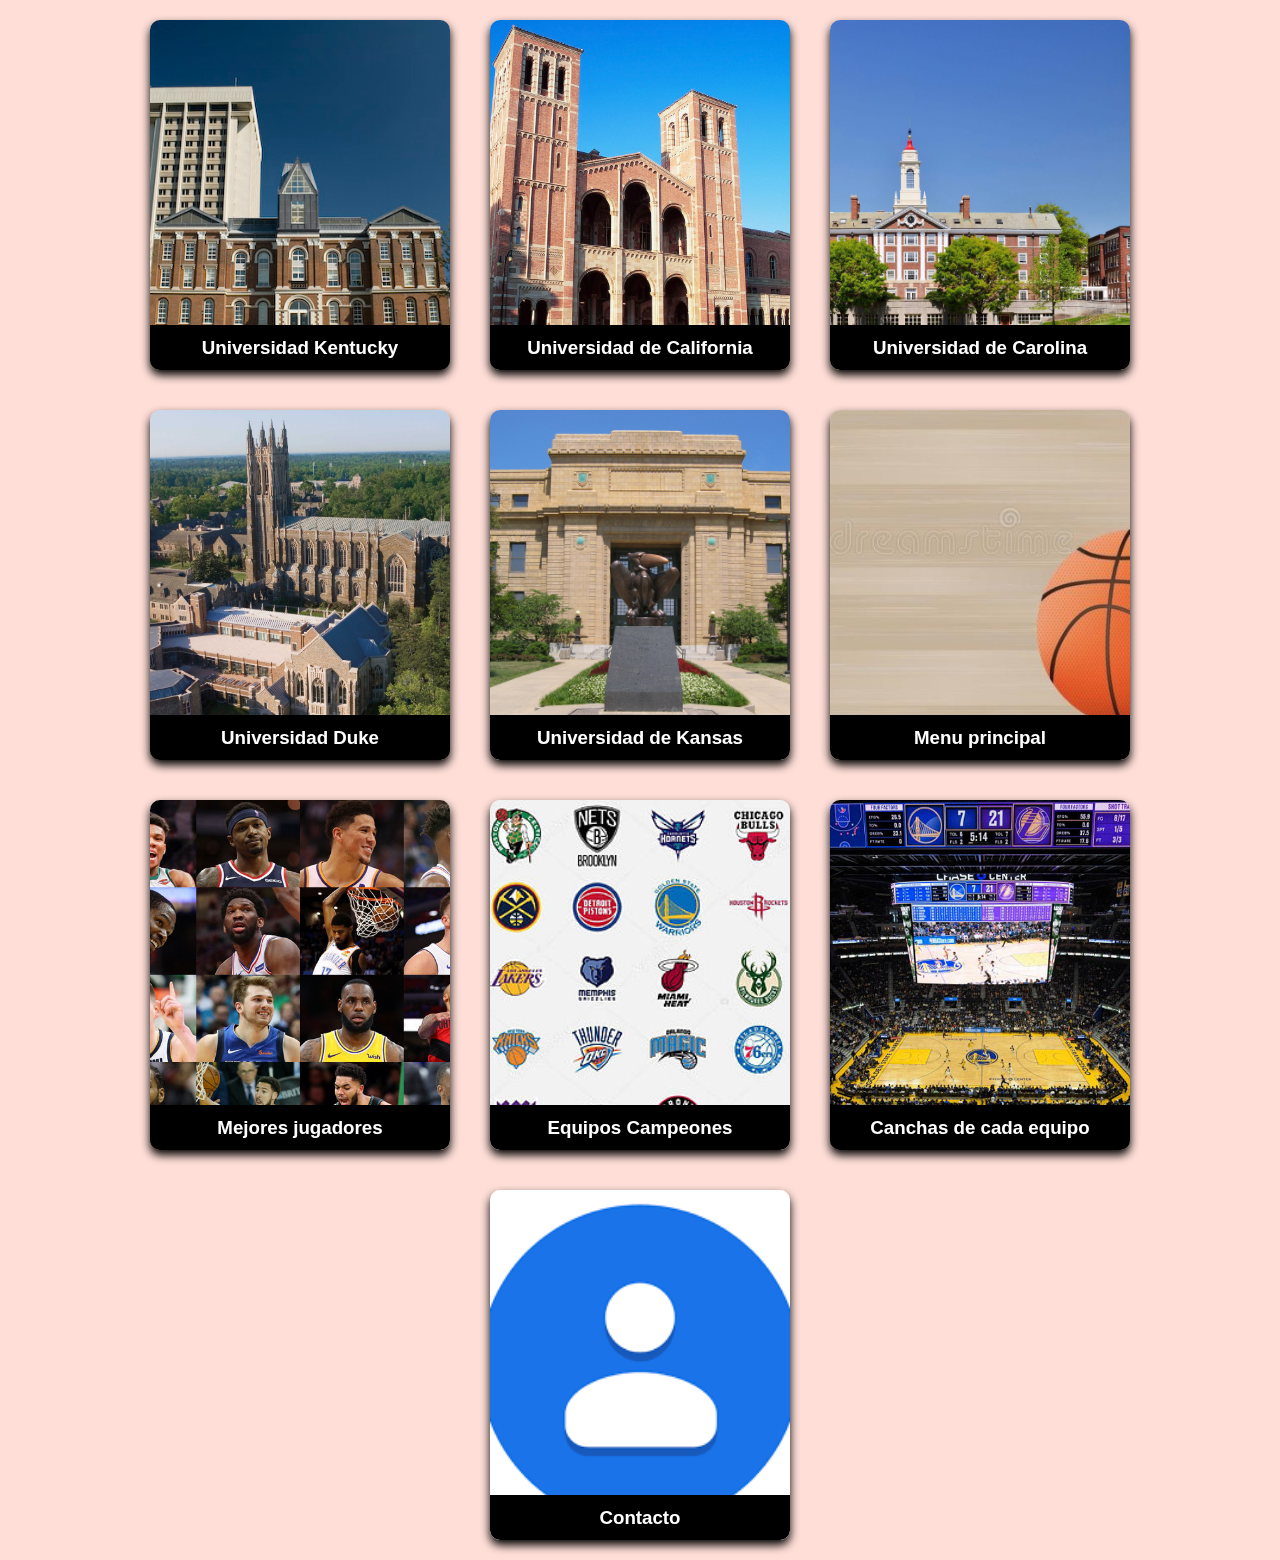
<file: Proyecto Html/escuelas.html>
<!DOCTYPE html>
<html>
<head>
	<title>Escuelas</title>
</head>
<meta charset="utf-8">
<meta http-equiv="X-UA-Compatible" content="IE-edge">
<meta name="viewport" content="width=device-width, initial-scale-1">
<link rel="stylesheet" href="style1.css">
<body>
<div class="card">
		<div class="face front">
			<img src="escuela1.jpg">
			<h3>Universidad Kentucky</h3>
		</div>
		<div class="face back">
			<h3>Universidad Kentucky</h3>
			<p>Actualmente, el equipo de baloncesto de Kentucky es parte de la NCAA División I. El equipo juega en la conferencia SEC y es conocido con el sobrenombre de Wildcats. 138 jugadores procedentes de Kentucky han sido elegidos en el draft de la NBA a lo largo de su historia</p>
			<div class="link">
				<a href="escuelas1.html">Detalles</a>
			</div>
		</div>
	</div>

<div class="card">
		<div class="face front">
			<img src="escuela2.jpg">
			<h3>Universidad de California</h3>
		</div>
		<div class="face back">
			<h3>Universidad de California</h3>
			<p>Actualmente, el equipo de baloncesto de UCLA es parte de la NCAA División I. El equipo juega en la conferencia Pac-12 y es conocido con el sobrenombre de Bruins. 122 jugadores procedentes de UCLA han sido elegidos en el draft de la NBA a lo largo de su historia</p>
			<div class="link">
				<a href="escuelas1.html">Detalles</a>
			</div>
		</div>
	</div>

<div class="card">
		<div class="face front">
			<img src="escuela3.jpg">
			<h3>Universidad de Carolina</h3>
		</div>
		<div class="face back">
			<h3>Universidad de Carolina</h3>
			<p>Actualmente, el equipo de baloncesto de North Carolina es parte de la NCAA División I. El equipo juega en la conferencia ACC y es conocido con el sobrenombre de Tar Heels. 118 jugadores procedentes de North Carolina han sido elegidos en el draft de la NBA a lo largo de su historia</p>
			<div class="link">
				<a href="escuelas1.html">Detalles</a>
			</div>
		</div>
	</div>

<div class="card">
		<div class="face front">
			<img src="escuela4.jpg">
			<h3>Universidad Duke</h3>
		</div>
		<div class="face back">
			<h3>Universidad Duke</h3>
			<p>Actualmente, el equipo de baloncesto de Duke es parte de la NCAA División I. El equipo juega en la conferencia ACC y es conocido con el sobrenombre de Blue Devils. 107 jugadores procedentes de Duke han sido elegidos en el draft de la NBA a lo largo de su historia</p>
			<div class="link">
				<a href="escuelas1.html">Detalles</a>
			</div>
		</div>
	</div>

<div class="card">
		<div class="face front">
			<img src="escuela5.jpg">
			<h3>Universidad de Kansas</h3>
		</div>
		<div class="face back">
			<h3>Universidad de Kansas</h3>
			<p>Actualmente, el equipo de baloncesto de Kansas es parte de la NCAA División I. El equipo juega en la conferencia Big 12 y es conocido con el sobrenombre de Jayhawks. 89 jugadores procedentes de Kansas han sido elegidos en el draft de la NBA a lo largo de su historia</p>
			<div class="link">
				<a href="escuelas1.html">Detalles</a>
			</div>
		</div>
	</div>

<div class="card">
		<div class="face front">
			<img src="imagen1.jpg">
			<h3>Menu principal</h3>
		</div>
		<div class="face back">
			<h3>Menu prinipal</h3>
			<p> Esta opcion es para poder regresar al menu principal </p>
			<div class="link">
				<a href="index.html">Ir al Menu</a>
			</div>
		</div>
	</div>

<div class="card">
		<div class="face front">
			<img src="imagen2.jpg">
			<h3>Mejores jugadores</h3>
		</div>
		<div class="face back">
			<h3>Mejores jugadores</h3>
			<p> Esta opcion es para dirigirte al apartado en donde se muestran los mejores jugadores en la historia de la NBA</p>
			<div class="link">
				<a href="jugadores.html">Ir a Jugadores</a>
			</div>
		</div>
	</div>

	<div class="card">
		<div class="face front">
			<img src="imagen3.jpg">
			<h3>Equipos Campeones</h3>
		</div>
		<div class="face back">
			<h3>Equipos Campeones</h3>
			<p> Esta opcion es para dirigirte al apartado en donde se muestran los mejores equipos de la NBA</p>
			<div class="link">
				<a href="equipos.html">Ir a Equipos</a>
			</div>
		</div>
	</div>

	<div class="card">
		<div class="face front">
			<img src="imagen5.jpg">
			<h3>Canchas de cada equipo</h3>
		</div>
		<div class="face back">
			<h3>Canchas de cada equipo</h3>
			<p> Esta opcion es para poder ir al apartado en donde se muestra el estadio de cada equipo de la NBA </p>
			<div class="link">
				<a href="canchas.html">Ir a Canchas</a>
			</div>
		</div>
	</div>

	<div class="card">
		<div class="face front">
			<img src="imagen6.jpg">
			<h3>Contacto</h3>
		</div>
		<div class="face back">
			<h3>Contacto</h3>
			<p> Esta opcion es para poder ingresar al apartado de contacto en donde nos podras mostrar tus inconformidades o alguna opinion de la pagina.</p>
			<div class="link">
				<a href="contacto.html">Ir a Contacto</a>
			</div>
		</div>
	</div>
</body>
</html>
</file>
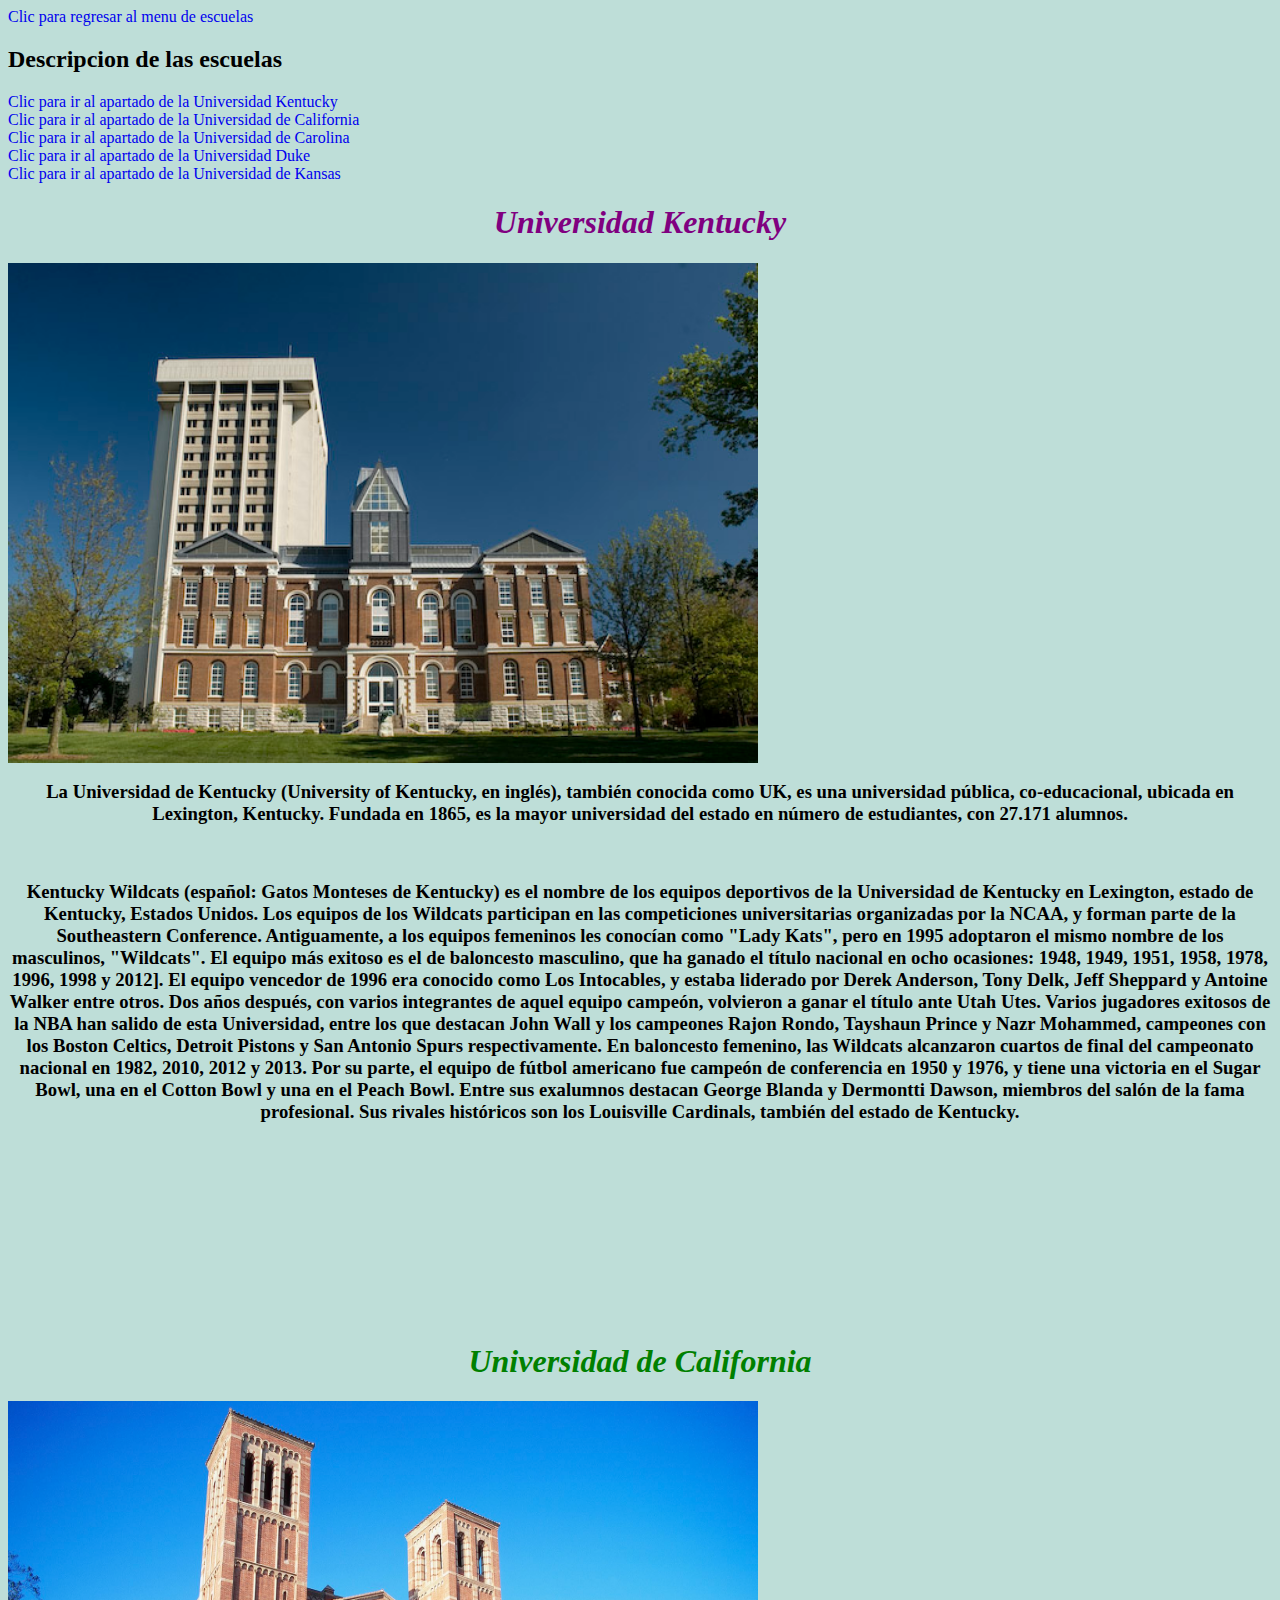
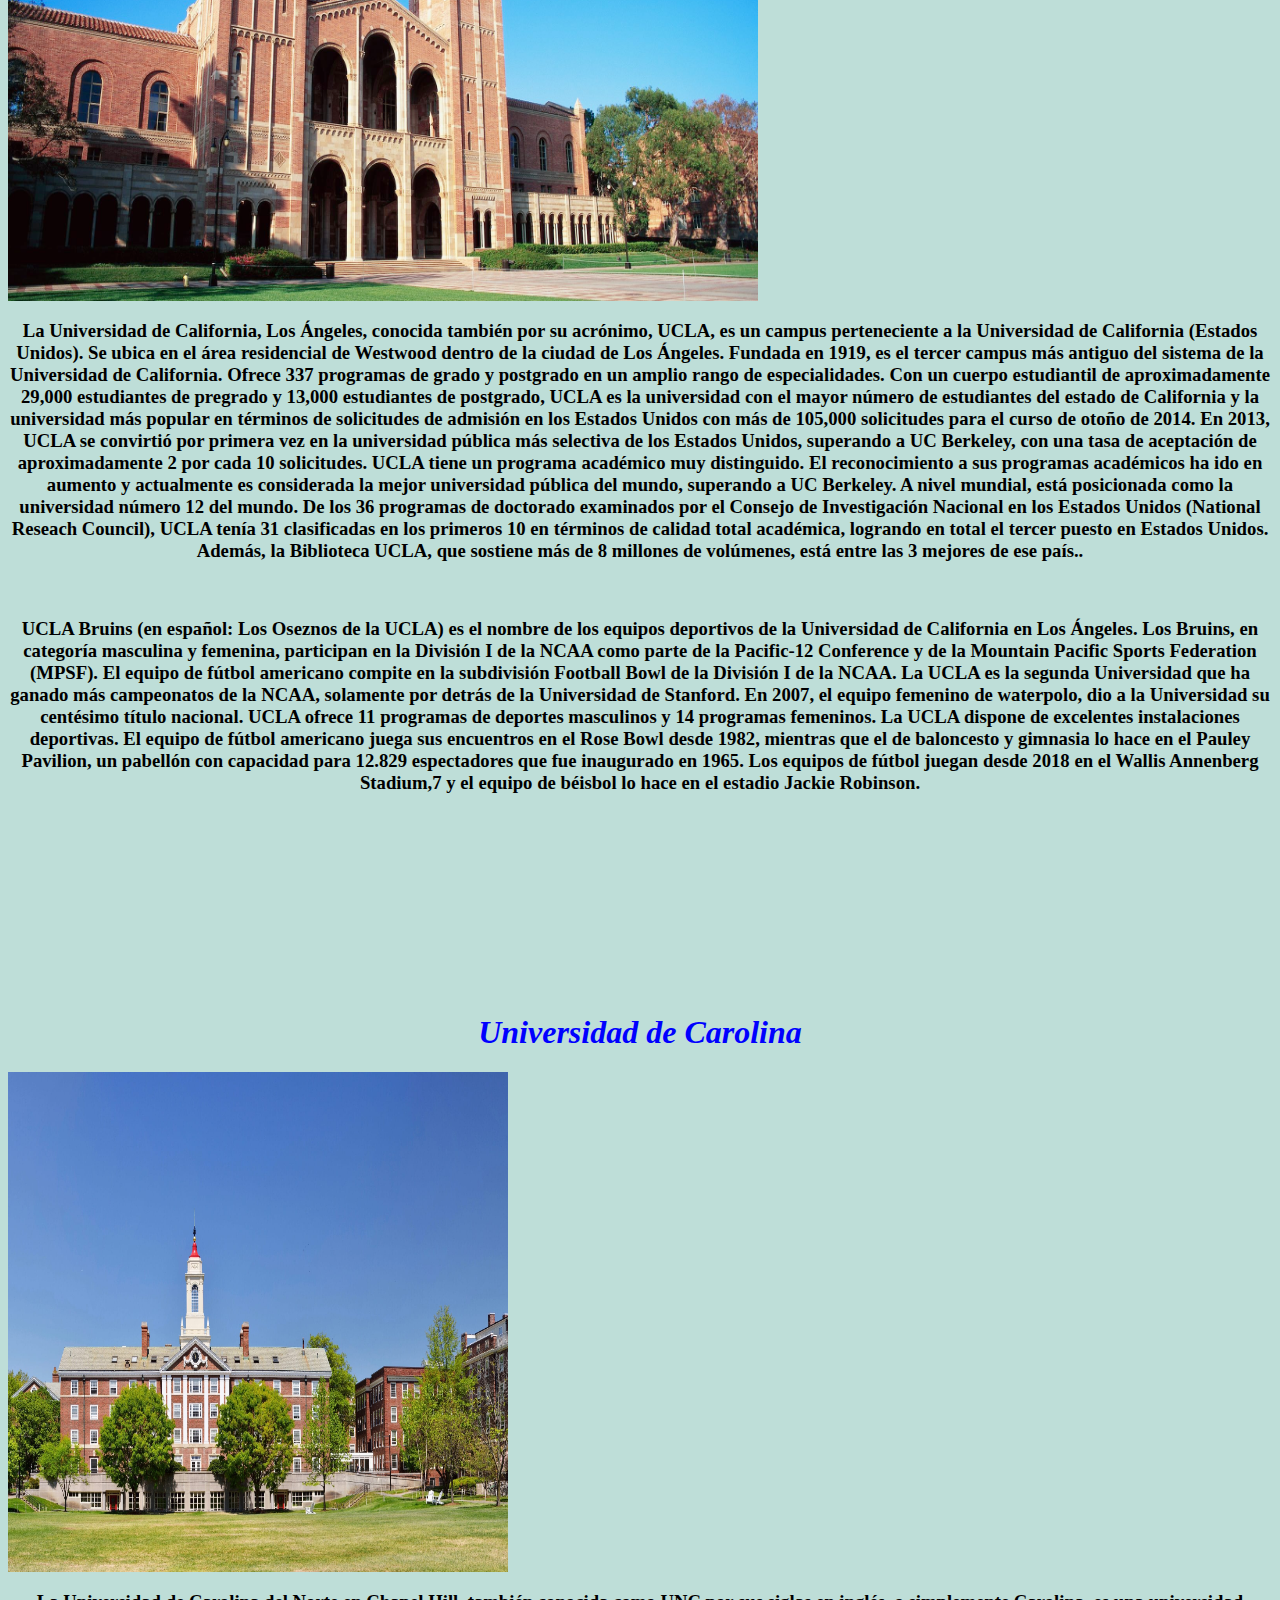
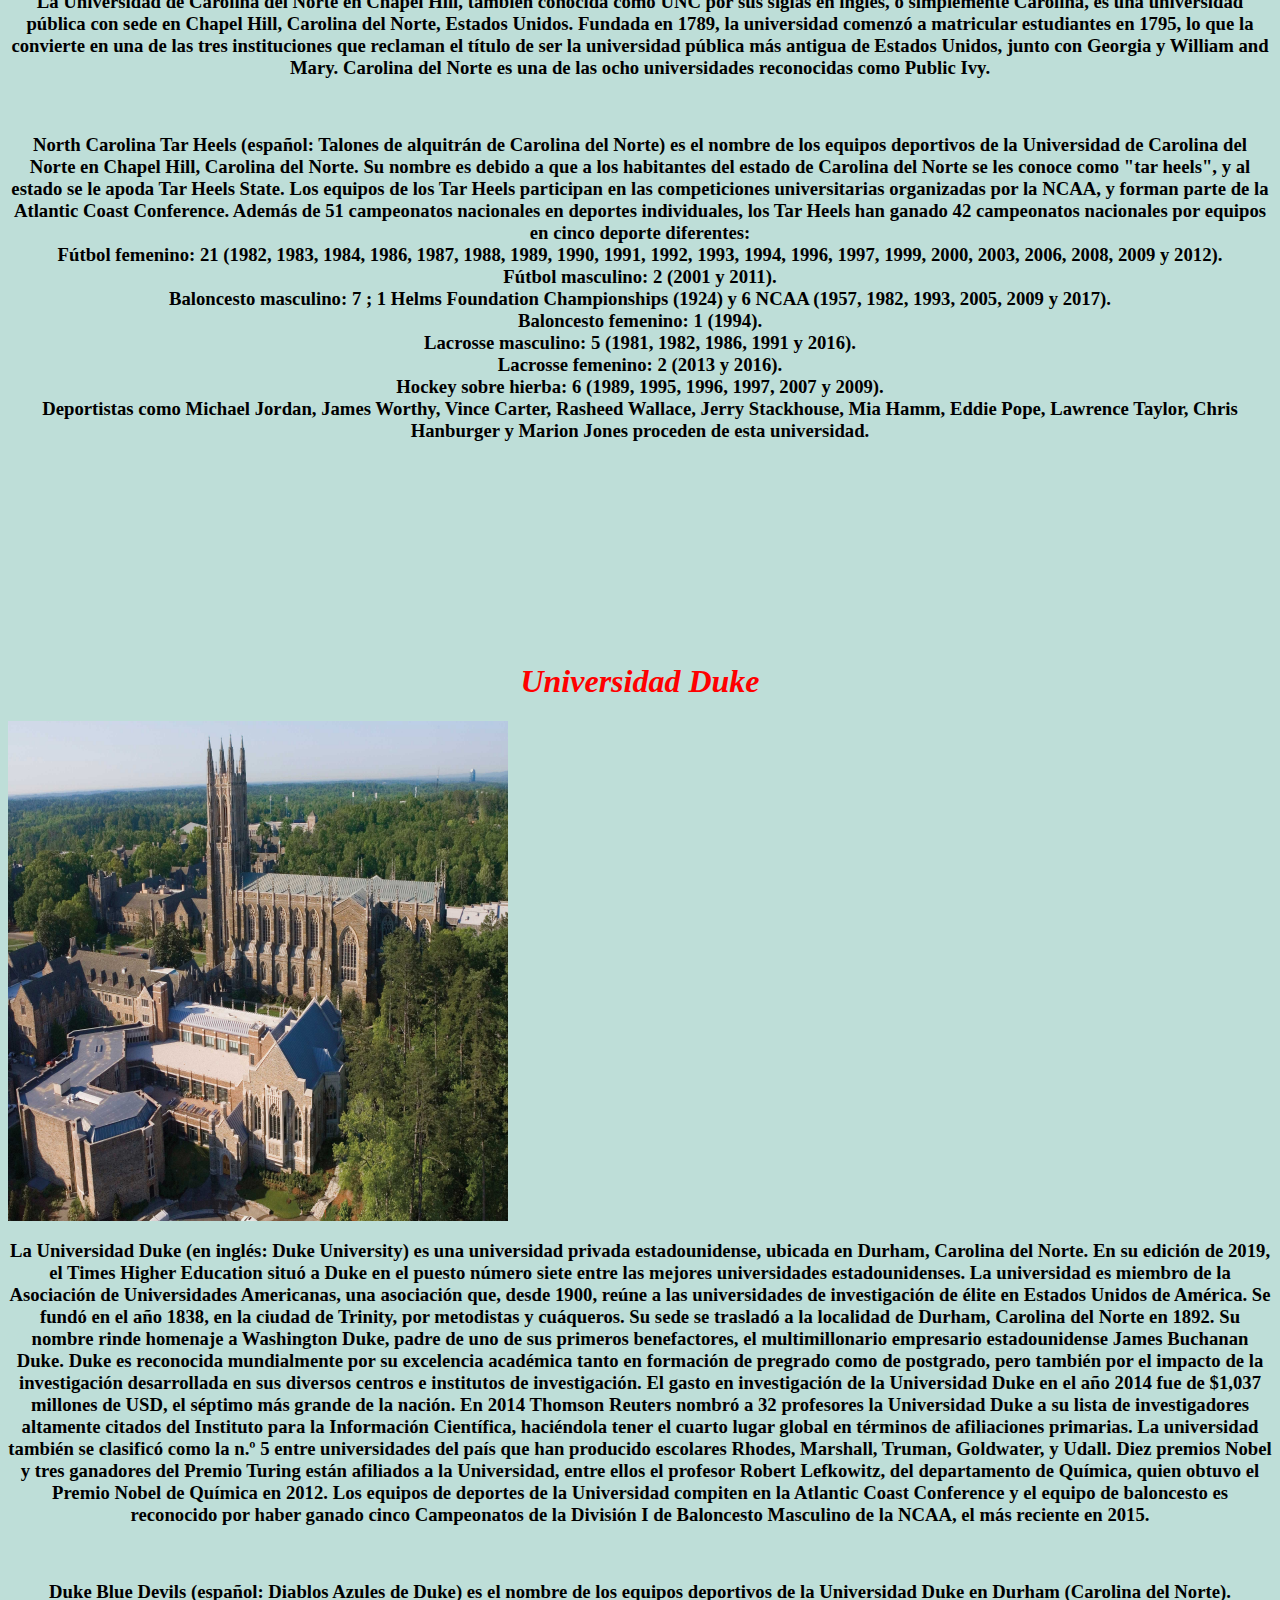
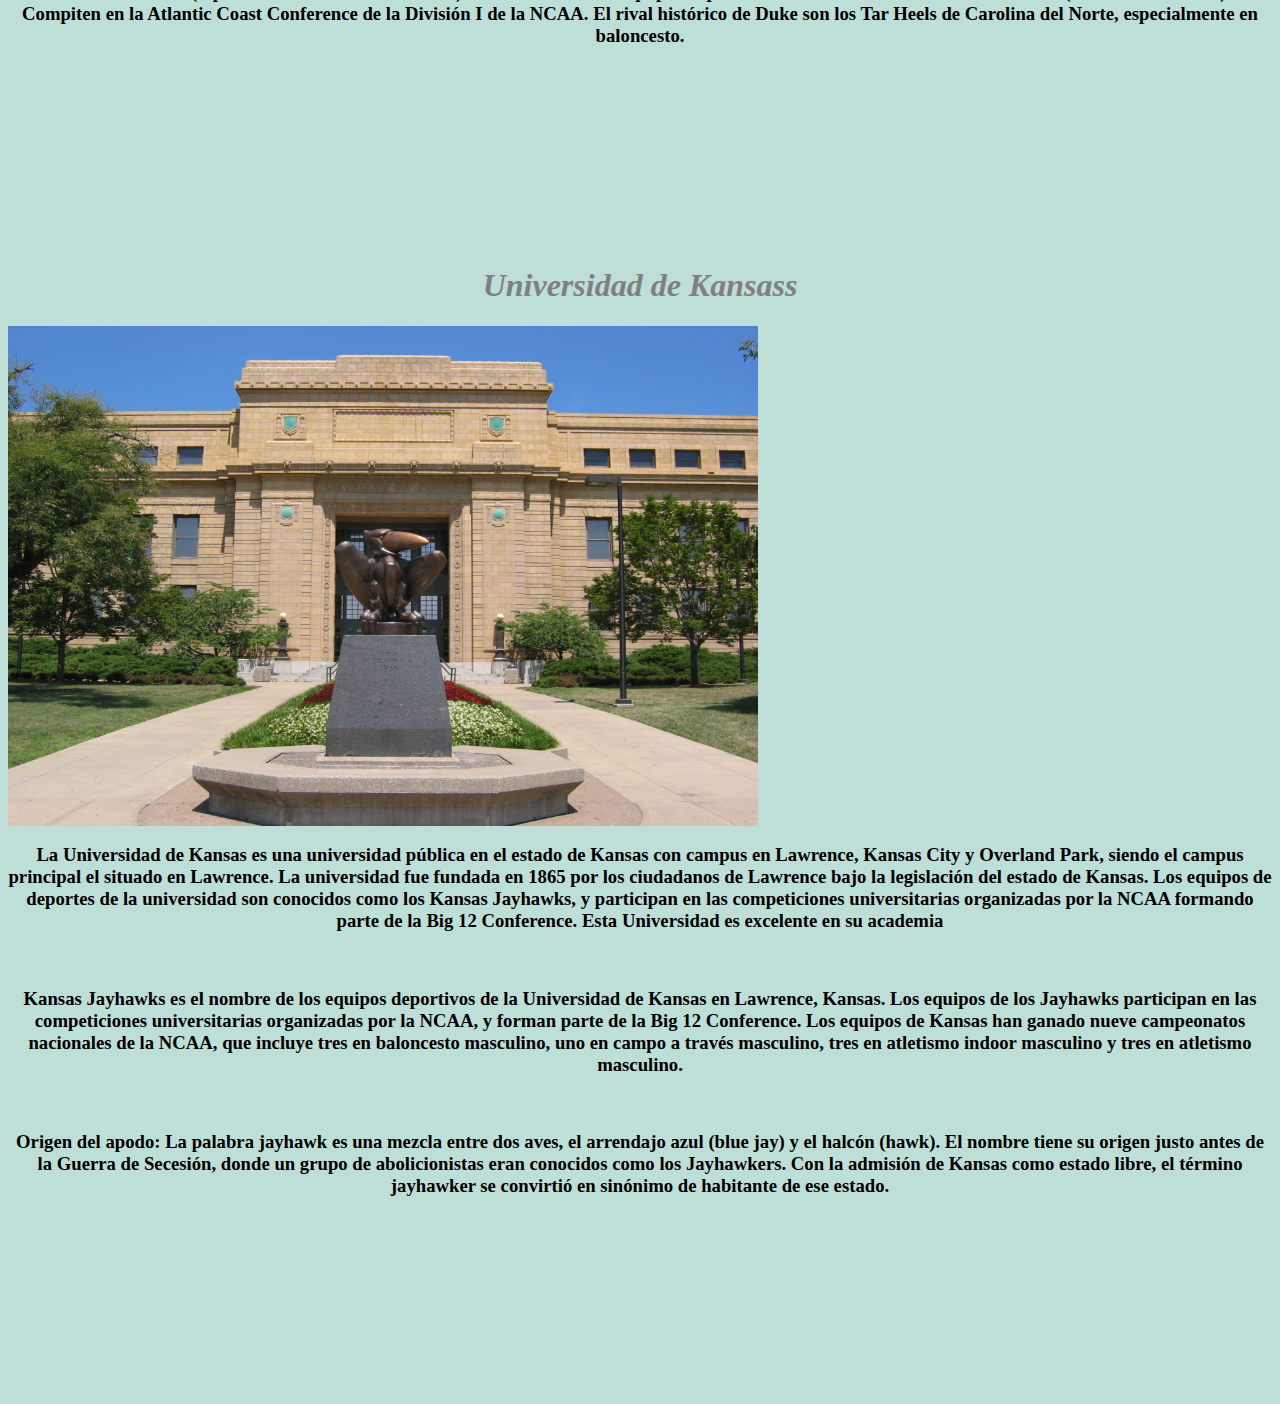
<file: Proyecto Html/escuelas1.html>
<!DOCTYPE html>
<html>
<head>
	<title>Descripcion de escuelas</title>
</head>
<body bgcolor="#BEDED8">
	<a href="escuelas.html" style= "text-decoration:none">Clic para regresar al menu de escuelas</a>
	<h2>Descripcion de las escuelas</h2>
	<a href="#Universidad Kentucky" target="grid" style= "text-decoration:none">Clic para ir al apartado de la Universidad Kentucky<br></a>
	<a href="#Universidad de California" target="grid" style= "text-decoration:none">Clic para ir al apartado de la Universidad de California</a><br>
	<a href="#Universidad de Carolina" target="grid" style= "text-decoration:none">Clic para ir al apartado de la Universidad de Carolina</a><br>
	<a href="#Universidad Duke" target="grid" style= "text-decoration:none">Clic para ir al apartado de la Universidad Duke<br></a>
	<a href="#Universidad de Kansas" target="grid" style= "text-decoration:none">Clic para ir al apartado de la Universidad de Kansas</a><br>

	<a name="Universidad Kentucky" align= "center">
		<h1 align="center"><font color="purple"><i>Universidad Kentucky</i></font></h1>
		<img src="escuela1.jpg" width="750" height="500" align="center">
			<h3>La Universidad de Kentucky (University of Kentucky, en inglés), también conocida como UK, es una universidad pública, co-educacional, ubicada en Lexington, Kentucky. Fundada en 1865, es la mayor universidad del estado en número de estudiantes, con 27.171 alumnos.</h3><br>
			<h3>Kentucky Wildcats (español: Gatos Monteses de Kentucky) es el nombre de los equipos deportivos de la Universidad de Kentucky en Lexington, estado de Kentucky, Estados Unidos. Los equipos de los Wildcats participan en las competiciones universitarias organizadas por la NCAA, y forman parte de la Southeastern Conference. Antiguamente, a los equipos femeninos les conocían como "Lady Kats", pero en 1995 adoptaron el mismo nombre de los masculinos, "Wildcats". El equipo más exitoso es el de baloncesto masculino, que ha ganado el título nacional en ocho ocasiones: 1948, 1949, 1951, 1958, 1978, 1996, 1998 y 2012]. El equipo vencedor de 1996 era conocido como Los Intocables, y estaba liderado por Derek Anderson, Tony Delk, Jeff Sheppard y Antoine Walker entre otros. Dos años después, con varios integrantes de aquel equipo campeón, volvieron a ganar el título ante Utah Utes. Varios jugadores exitosos de la NBA han salido de esta Universidad, entre los que destacan John Wall y los campeones Rajon Rondo, Tayshaun Prince y Nazr Mohammed, campeones con los Boston Celtics, Detroit Pistons y San Antonio Spurs respectivamente. En baloncesto femenino, las Wildcats alcanzaron cuartos de final del campeonato nacional en 1982, 2010, 2012 y 2013. Por su parte, el equipo de fútbol americano fue campeón de conferencia en 1950 y 1976, y tiene una victoria en el Sugar Bowl, una en el Cotton Bowl y una en el Peach Bowl. Entre sus exalumnos destacan George Blanda y Dermontti Dawson, miembros del salón de la fama profesional. Sus rivales históricos son los Louisville Cardinals, también del estado de Kentucky.</h3>
		</a>
		<br><br><br><br><br><br><br><br><br><br>

	<a name="Universidad de California" align= "center">
		<h1 align="center"><font color="green"><i>Universidad de California</i></font></h1>
		<img src="escuela2.jpg" width="750" height="500" align="center">
			<h3>La Universidad de California, Los Ángeles, conocida también por su acrónimo, UCLA, es un campus perteneciente a la Universidad de California (Estados Unidos). Se ubica en el área residencial de Westwood dentro de la ciudad de Los Ángeles. Fundada en 1919, es el tercer campus más antiguo del sistema de la Universidad de California. Ofrece 337 programas de grado y postgrado en un amplio rango de especialidades. Con un cuerpo estudiantil de aproximadamente 29,000 estudiantes de pregrado y 13,000 estudiantes de postgrado, UCLA es la universidad con el mayor número de estudiantes del estado de California y la universidad más popular en términos de solicitudes de admisión en los Estados Unidos con más de 105,000 solicitudes para el curso de otoño de 2014. En 2013, UCLA se convirtió por primera vez en la universidad pública más selectiva de los Estados Unidos, superando a UC Berkeley, con una tasa de aceptación de aproximadamente 2 por cada 10 solicitudes. UCLA tiene un programa académico muy distinguido. El reconocimiento a sus programas académicos ha ido en aumento y actualmente es considerada la mejor universidad pública del mundo, superando a UC Berkeley. A nivel mundial, está posicionada como la universidad número 12 del mundo. De los 36 programas de doctorado examinados por el Consejo de Investigación Nacional en los Estados Unidos (National Reseach Council), UCLA tenía 31 clasificadas en los primeros 10 en términos de calidad total académica, logrando en total el tercer puesto en Estados Unidos. Además, la Biblioteca UCLA, que sostiene más de 8 millones de volúmenes, está entre las 3 mejores de ese país..</h3><br>
			<h3>UCLA Bruins (en español: Los Oseznos de la UCLA) es el nombre de los equipos deportivos de la Universidad de California en Los Ángeles. Los Bruins, en categoría masculina y femenina, participan en la División I de la NCAA como parte de la Pacific-12 Conference y de la Mountain Pacific Sports Federation (MPSF). El equipo de fútbol americano compite en la subdivisión Football Bowl de la División I de la NCAA. La UCLA es la segunda Universidad que ha ganado más campeonatos de la NCAA, solamente por detrás de la Universidad de Stanford. En 2007, el equipo femenino de waterpolo, dio a la Universidad su centésimo título nacional. UCLA ofrece 11 programas de deportes masculinos y 14 programas femeninos. La UCLA dispone de excelentes instalaciones deportivas. El equipo de fútbol americano juega sus encuentros en el Rose Bowl desde 1982, mientras que el de baloncesto y gimnasia lo hace en el Pauley Pavilion, un pabellón con capacidad para 12.829 espectadores que fue inaugurado en 1965. Los equipos de fútbol juegan desde 2018 en el Wallis Annenberg Stadium,7​ y el equipo de béisbol lo hace en el estadio Jackie Robinson.</h3>
		</a>
		<br><br><br><br><br><br><br><br><br><br>


		<a name="Universidad de Carolina" align= "center">
		<h1 align="center"><font color="blue"><i>Universidad de Carolina</i></font></h1>
		<img src="escuela3.jpg" width="500" height="500" align="center">
			<h3>La Universidad de Carolina del Norte en Chapel Hill, también conocida como UNC por sus siglas en inglés, o simplemente Carolina, es una universidad pública con sede en Chapel Hill, Carolina del Norte, Estados Unidos. Fundada en 1789, la universidad comenzó a matricular estudiantes en 1795, lo que la convierte en una de las tres instituciones que reclaman el título de ser la universidad pública más antigua de Estados Unidos, junto con Georgia y William and Mary. Carolina del Norte es una de las ocho universidades reconocidas como Public Ivy.</h3><br>
			<h3>North Carolina Tar Heels (español: Talones de alquitrán de Carolina del Norte) es el nombre de los equipos deportivos de la Universidad de Carolina del Norte en Chapel Hill, Carolina del Norte. Su nombre es debido a que a los habitantes del estado de Carolina del Norte se les conoce como "tar heels", y al estado se le apoda Tar Heels State. Los equipos de los Tar Heels participan en las competiciones universitarias organizadas por la NCAA, y forman parte de la Atlantic Coast Conference. Además de 51 campeonatos nacionales en deportes individuales, los Tar Heels han ganado 42 campeonatos nacionales por equipos en cinco deporte diferentes:<br>
			Fútbol femenino: 21 (1982, 1983, 1984, 1986, 1987, 1988, 1989, 1990, 1991, 1992, 1993, 1994, 1996, 1997, 1999, 2000, 2003, 2006, 2008, 2009 y 2012).<br>
			Fútbol masculino: 2 (2001 y 2011).<br>
			Baloncesto masculino: 7 ; 1 Helms Foundation Championships (1924) y 6 NCAA (1957, 1982, 1993, 2005, 2009 y 2017).<br>
			Baloncesto femenino: 1 (1994).<br>
			Lacrosse masculino: 5 (1981, 1982, 1986, 1991 y 2016).<br>
			Lacrosse femenino: 2 (2013 y 2016).<br>
			Hockey sobre hierba: 6 (1989, 1995, 1996, 1997, 2007 y 2009).<br>
			Deportistas como Michael Jordan, James Worthy, Vince Carter, Rasheed Wallace, Jerry Stackhouse, Mia Hamm, Eddie Pope, Lawrence Taylor, Chris Hanburger y Marion Jones proceden de esta universidad.</h3>
		</a>
		<br><br><br><br><br><br><br><br><br><br>

		<a name="Universidad Dukes" align= "center">
		<h1 align="center"><font color="red"><i>Universidad Duke</i></font></h1>
		<img src="escuela4.jpg" width="500" height="500" align="center">
			<h3>La Universidad Duke (en inglés: Duke University) es una universidad privada estadounidense, ubicada en Durham, Carolina del Norte. En su edición de 2019, el Times Higher Education situó a Duke en el puesto número siete entre las mejores universidades estadounidenses. La universidad es miembro de la Asociación de Universidades Americanas, una asociación que, desde 1900, reúne a las universidades de investigación de élite en Estados Unidos de América. Se fundó en el año 1838, en la ciudad de Trinity, por metodistas y cuáqueros. Su sede se trasladó a la localidad de Durham, Carolina del Norte en 1892. Su nombre rinde homenaje a Washington Duke, padre de uno de sus primeros benefactores, el multimillonario empresario estadounidense James Buchanan Duke. Duke es reconocida mundialmente por su excelencia académica tanto en formación de pregrado como de postgrado, pero también por el impacto de la investigación desarrollada en sus diversos centros e institutos de investigación. El gasto en investigación de la Universidad Duke en el año 2014 fue de $1,037 millones de USD, el séptimo más grande de la nación. En 2014 Thomson Reuters nombró a 32 profesores la Universidad Duke a su lista de investigadores altamente citados del Instituto para la Información Científica, haciéndola tener el cuarto lugar global en términos de afiliaciones primarias. La universidad también se clasificó como la n.º 5 entre universidades del país que han producido escolares Rhodes, Marshall, Truman, Goldwater, y Udall. Diez premios Nobel y tres ganadores del Premio Turing están afiliados a la Universidad, entre ellos el profesor Robert Lefkowitz, del departamento de Química, quien obtuvo el Premio Nobel de Química en 2012. Los equipos de deportes de la Universidad compiten en la Atlantic Coast Conference y el equipo de baloncesto es reconocido por haber ganado cinco Campeonatos de la División I de Baloncesto Masculino de la NCAA, el más reciente en 2015.</h3><br>
			<h3>Duke Blue Devils (español: Diablos Azules de Duke) es el nombre de los equipos deportivos de la Universidad Duke en Durham (Carolina del Norte). Compiten en la Atlantic Coast Conference de la División I de la NCAA. El rival histórico de Duke son los Tar Heels de Carolina del Norte, especialmente en baloncesto.</h3>
		</a>
		<br><br><br><br><br><br><br><br><br><br>

		<a name="Universidad de Kansas" align= "center">
		<h1 align="center"><font color="gray"><i>Universidad de Kansass</i></font></h1>
		<img src="escuela5.jpg" width="750" height="500" align="center">
			<h3>La Universidad de Kansas es una universidad pública en el estado de Kansas con campus en Lawrence, Kansas City y Overland Park, siendo el campus principal el situado en Lawrence. La universidad fue fundada en 1865 por los ciudadanos de Lawrence bajo la legislación del estado de Kansas. Los equipos de deportes de la universidad son conocidos como los Kansas Jayhawks, y participan en las competiciones universitarias organizadas por la NCAA formando parte de la Big 12 Conference. Esta Universidad es excelente en su academia</h3><br>
			<h3>Kansas Jayhawks es el nombre de los equipos deportivos de la Universidad de Kansas en Lawrence, Kansas. Los equipos de los Jayhawks participan en las competiciones universitarias organizadas por la NCAA, y forman parte de la Big 12 Conference. Los equipos de Kansas han ganado nueve campeonatos nacionales de la NCAA, que incluye tres en baloncesto masculino, uno en campo a través masculino, tres en atletismo indoor masculino y tres en atletismo masculino.</h3><br>
			<h3>Origen del apodo: La palabra jayhawk es una mezcla entre dos aves, el arrendajo azul (blue jay) y el halcón (hawk). El nombre tiene su origen justo antes de la Guerra de Secesión, donde un grupo de abolicionistas eran conocidos como los Jayhawkers. Con la admisión de Kansas como estado libre, el término jayhawker se convirtió en sinónimo de habitante de ese estado.</h3>
		</a>
		<br><br><br><br><br><br><br><br><br><br>
</body>
</html>
</file>
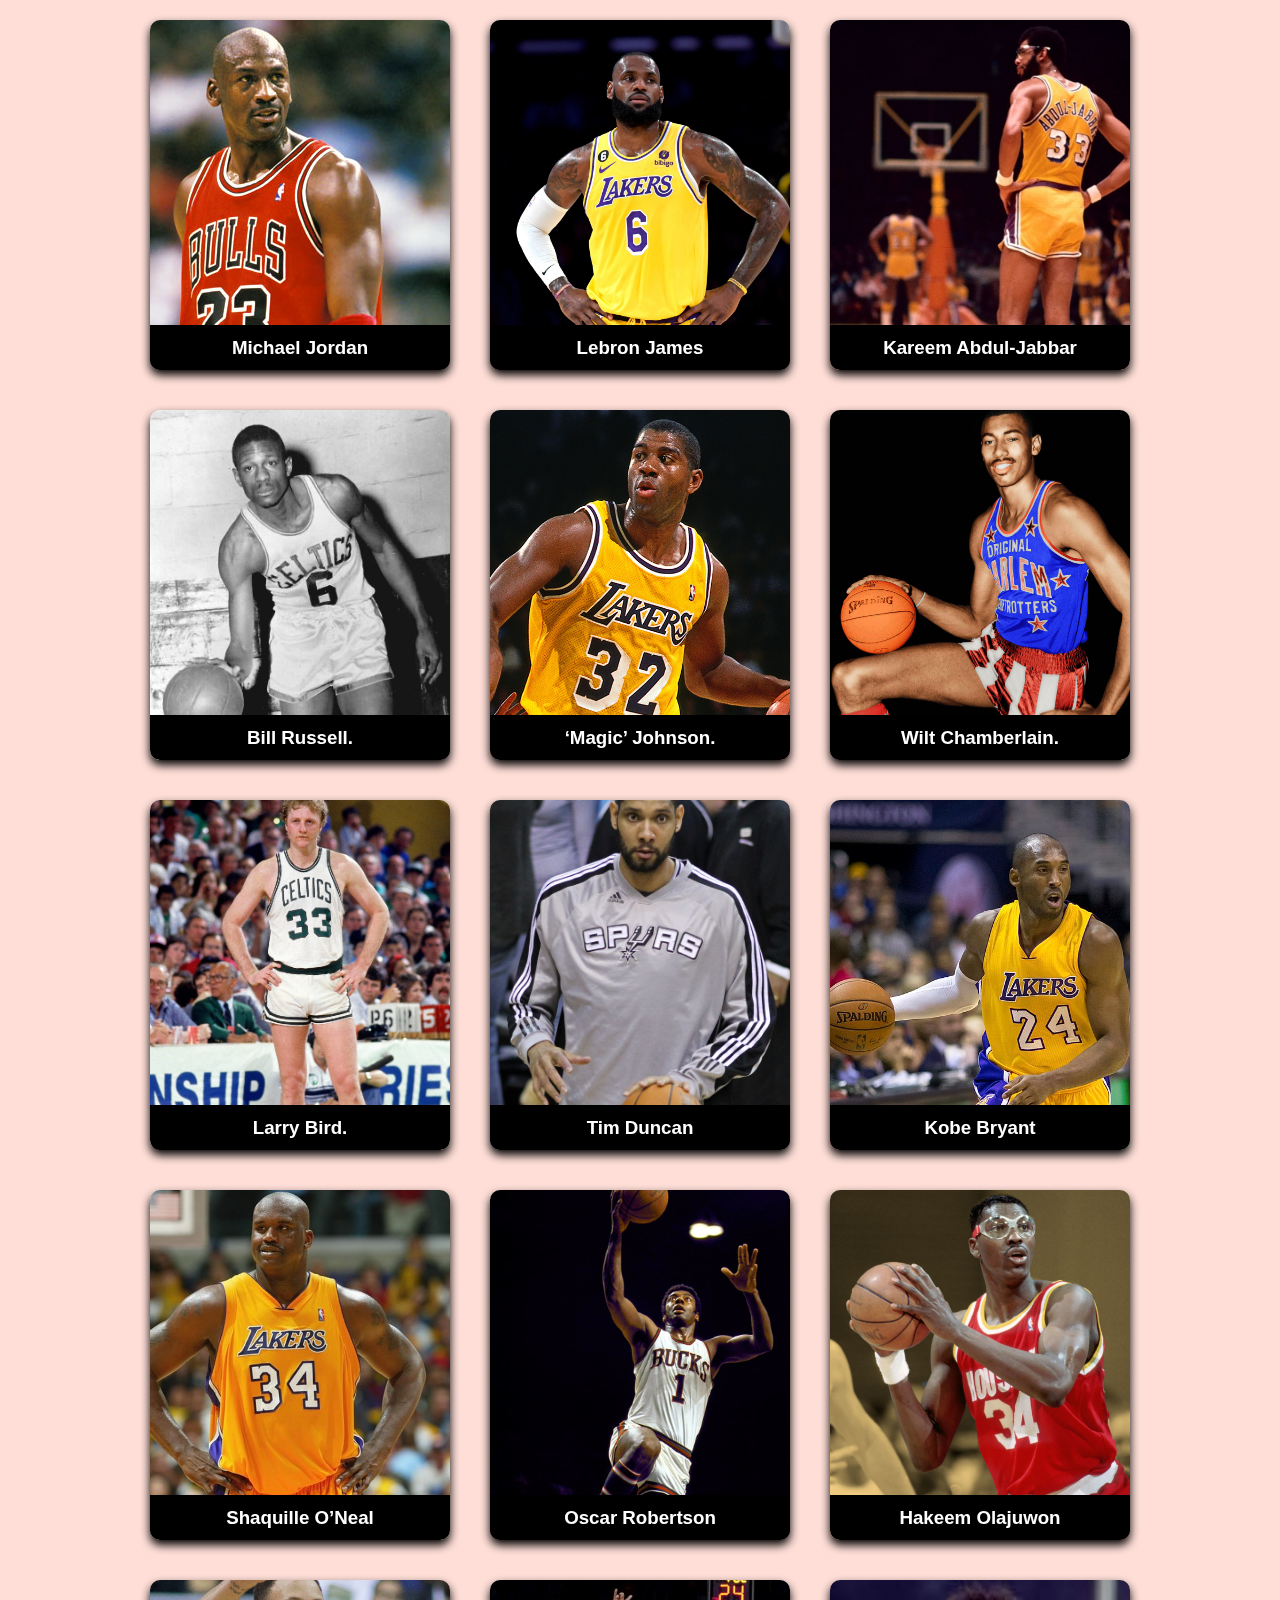
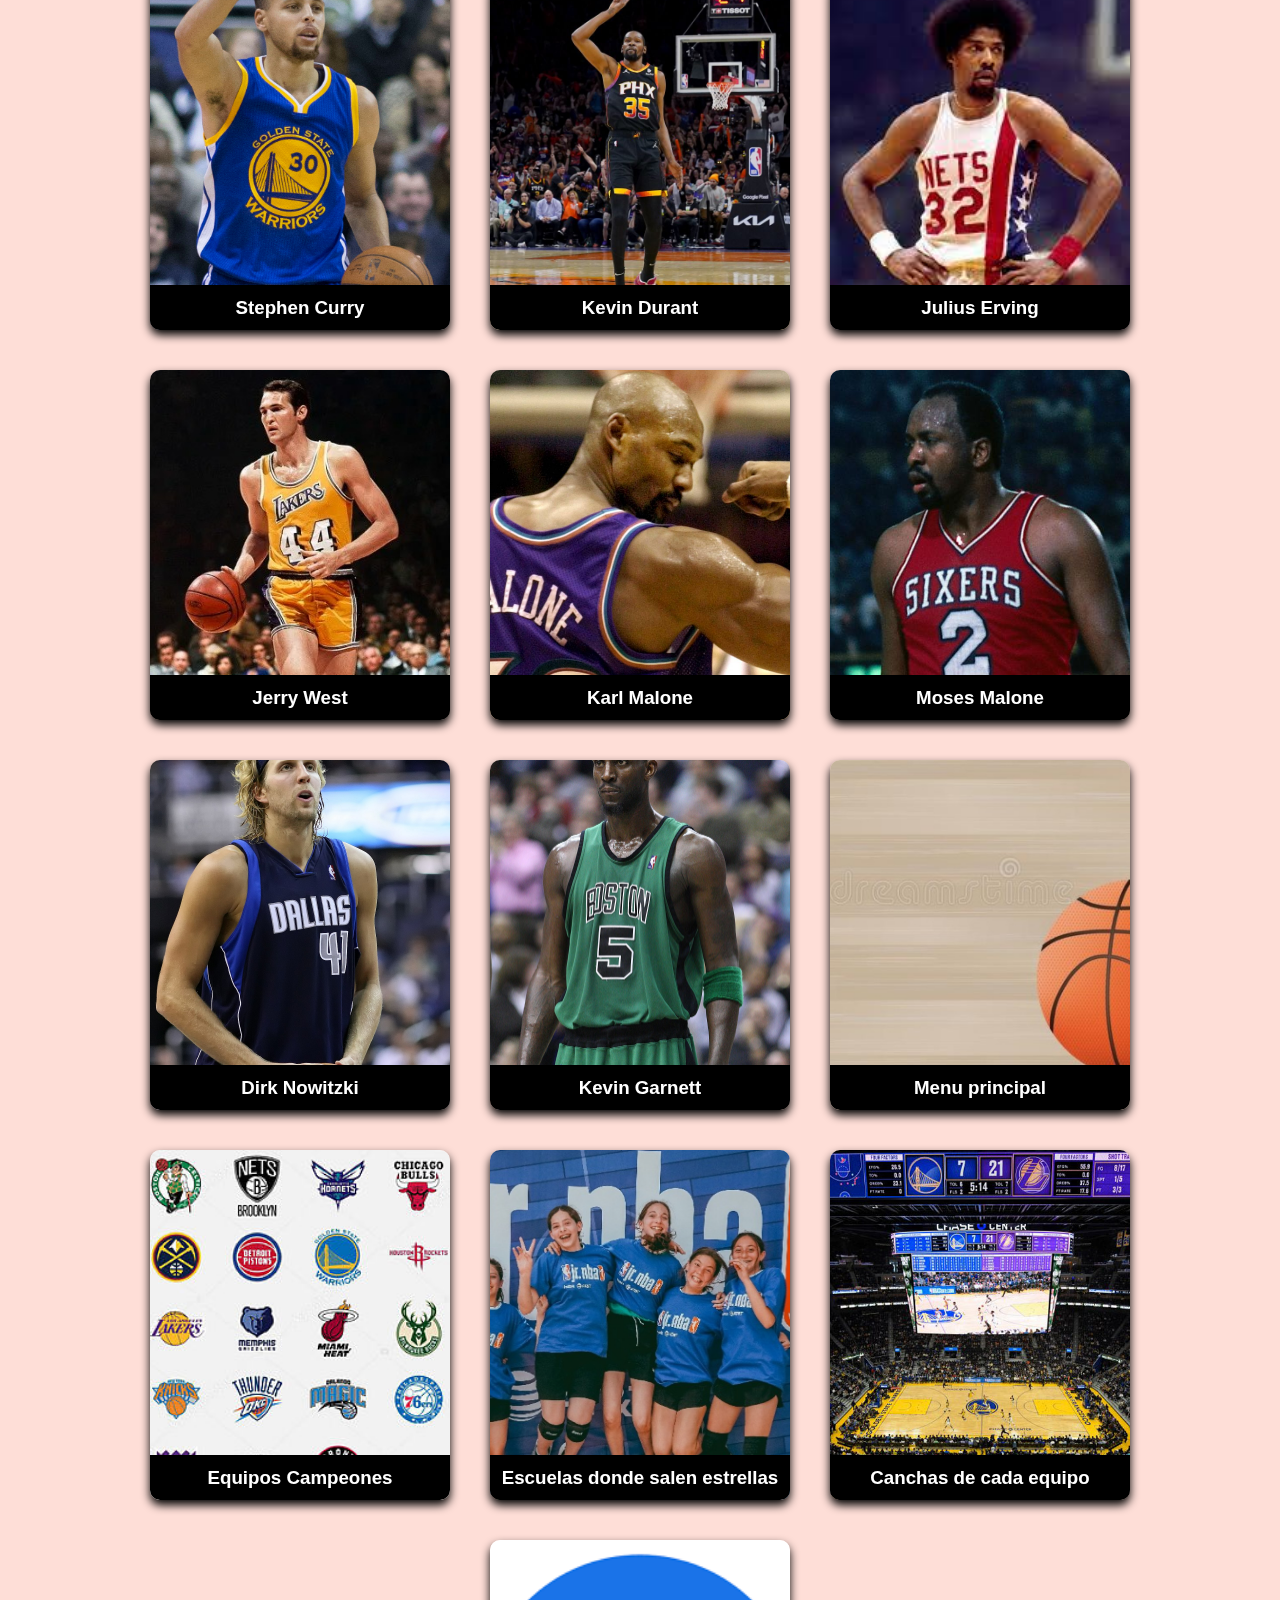
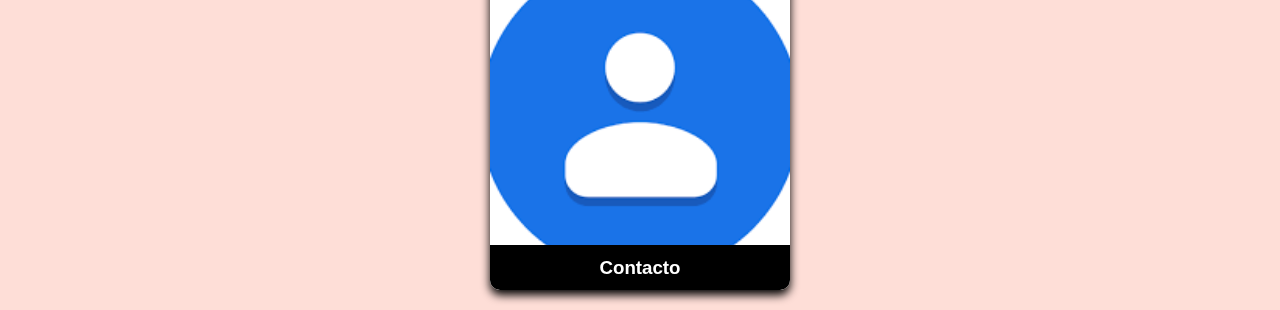
<file: Proyecto Html/jugadores.html>
<!DOCTYPE html>
<html>
<head>
	<title>Jugadores</title>
</head>
<meta charset="utf-8">
<meta http-equiv="X-UA-Compatible" content="IE-edge">
<meta name="viewport" content="width=device-width, initial-scale-1">
<link rel="stylesheet" href="style1.css">
<body>
	<div class="card">
		<div class="face front">
			<img src="jugador1.jpg">
			<h3>Michael Jordan</h3>
		</div>
		<div class="face back">
			<h3>Michael Jordan</h3>
			<p>Títulos: 6. Promedios: 30’1 puntos, 6’2 rebotes y 5’3 asistencias. «Mientras ganaba se convertía en un icono global. Su juego traspasó la cancha y su brillantez en la pista definió los parámetros de una nueva generación de jugadores»</p>
			<div class="link">
				<a href="jugadores1.html">Detalles</a>
			</div>
		</div>
	</div>

	<div class="card">
		<div class="face front">
			<img src="jugador2.jpg">
			<h3>Lebron James</h3>
		</div>
		<div class="face back">
			<h3>Lebrom James</h3>
			<p>Títulos: 3. Promedios: 27’1 puntos, 7’4 rebotes y 7’4 asistencias. «Ha construido su juego en base a la potencia, pero su habilidad para el pase quizás sea su mejor virtud. Ha reinventado la forma de disfrutar de un atleta en su mejor punto de forma»</p>
			<div class="link">
				<a href="jugadores1.html">Detalles</a>
			</div>
		</div>
	</div>

	<div class="card">
		<div class="face front">
			<img src="jugador3.jpg">
			<h3>Kareem Abdul-Jabbar</h3>
		</div>
		<div class="face back">
			<h3>Kareem Abdul-Jabbar</h3>
			<p> Títulos: 6. Promedios: 24’6 puntos, 11’2 rebotes y 3’6 asistencias. «Nadie en la historia puede igualar su largo palmarés. Su gancho era imparable y se puede discutir que no fuera deslumbrante pero no que haya alguien mejor»</p>
			<div class="link">
				<a href="jugadores1.html">Detalles</a>
			</div>
		</div>
	</div>

	<div class="card">
		<div class="face front">
			<img src="jugador4.jpg">
			<h3>Bill Russell.</h3>
		</div>
		<div class="face back">
			<h3>Bill Russell.</h3>
			<p>Títulos: 11. Promedios: 15’1 puntos, 22’5 rebotes y 4’3 asistencias. «El mayor ganador de la historia del baloncesto. Convirtió a los Celtics en una fortaleza defensiva y fue el contraste perfecto para Chamberlain, así como un jugador que no hubiera desentonado en ninguna época»</p>
			<div class="link">
				<a href="jugadores1.html">Detalles</a>
			</div>
		</div>
	</div>

	<div class="card">
		<div class="face front">
			<img src="jugador5.jpg">
			<h3>‘Magic’ Johnson.</h3>
		</div>
		<div class="face back">
			<h3>‘Magic’ Johnson.</h3>
			<p>Títulos: 5. Promedios: 19’5 puntos, 7’2 rebotes y 11’2 asistencias. «Revolucionó el juego siendo un base tan alto. Era un ganador, un pasador trascendente, una máquina de hacer jugadas para grabar y un triple-doble andante»</p>
			<div class="link">
				<a href="jugadores1.html">Detalles</a>
			</div>
		</div>
	</div>

	<div class="card">
		<div class="face front">
			<img src="jugador6.jpg">
			<h3>Wilt Chamberlain.</h3>
		</div>
		<div class="face back">
			<h3>Wilt Chamberlain.</h3>
			<p> Títulos: 2. Promedios: 30’1 puntos, 22’9 rebotes y 4’4 asistencias. «Era un adelantado a su tiempo. Sus números son legendarios. La única razón por la que no está más arriba en estas listas es porque sólo ganó dos campeonatos»</p>
			<div class="link">
				<a href="jugadores1.html">Detalles</a>
			</div>
		</div>
	</div>

	<div class="card">
		<div class="face front">
			<img src="jugador7.jpg">
			<h3>Larry Bird.</h3>
		</div>
		<div class="face back">
			<h3>Larry Bird.</h3>
			<p>Títulos: 3. Promedios: 24’3 puntos, 10 rebotes y 6’3 asistencias. «Magic y él revitalizaron el baloncesto y la rivalidad entre Celtics y Lakers. Hasta la llegada de LeBron James se le podía considerar el mejor alero de siempre»</p>
			<div class="link">
				<a href="jugadores1.html">Detalles</a>
			</div>
		</div>
	</div>

	<div class="card">
		<div class="face front">
			<img src="jugador8.jpg">
			<h3>Tim Duncan</h3>
		</div>
		<div class="face back">
			<h3>Tim Duncan</h3>
			<p>Títulos: 5. Promedios: 19 puntos, 10’8 rebotes y 2,2 tapones. «Dominó durante dos décadas en los dos lados de la cancha con un arsenal sencillo: tiro de media distancia y un perfecto posicionamiento defensivo, para colocarse como uno de los mejores ganadores»</p>
			<div class="link">
				<a href="jugadores1.html">Detalles</a>
			</div>
		</div>
	</div>

	<div class="card">
		<div class="face front">
			<img src="jugador9.jpg">
			<h3>Kobe Bryant</h3>
		</div>
		<div class="face back">
			<h3>Kobe Bryant</h3>
			<p> Títulos: 5. Promedios: 25 puntos, 5’2 rebotes y 4’7 asistencias. «Por encima de su rendimiento estadístico el legado que deja Kobe Bryant son su mentalidad afliada y su ambición desenfrenada por convertirse en un maestro de este deporte»</p>
			<div class="link">
				<a href="jugadores1.html">Detalles</a>
			</div>
		</div>
	</div>

	<div class="card">
		<div class="face front">
			<img src="jugador10.jpg">
			<h3>Shaquille O’Neal</h3>
		</div>
		<div class="face back">
			<h3>Shaquille O’Neal</h3>
			<p> Títulos: 4. Promedios: 23’7 puntos, 10’9 rebotes y 2’3 tapones. «Este pívot del Salón de la Fama transformó el juego con una combinación de agilidad, explosividad y tamaño que la Liga nunca antes había visto»</p>
			<div class="link">
				<a href="jugadores1.html">Detalles</a>
			</div>
		</div>
	</div>

	<div class="card">
		<div class="face front">
			<img src="jugador11.jpg">
			<h3>Oscar Robertson</h3>
		</div>
		<div class="face back">
			<h3>Oscar Robertson</h3>
			<p>Títulos: 1. Promedios: 25,7 puntos, 7,5 rebotes y 0,1 tapones . «Robertson fue doce veces All Star, 9 veces incluido en el mejor quinteto de la liga, 2 en el segundo y una vez nombrado Jugador más valioso de la NBA, en las 14 temporadas que disputó como profesional»</p>
			<div class="link">
				<a href="jugadores1.html">Detalles</a>
			</div>
		</div>
	</div>

	<div class="card">
		<div class="face front">
			<img src="jugador12.jpg">
			<h3>Hakeem Olajuwon</h3>
		</div>
		<div class="face back">
			<h3>Hakeem Olajuwon</h3>
			<p> Títulos: 2. Promedios: 21,8 puntos, 11,1 rebotes y 2,5 asistencias. « Fue apodado Hakeem the Dream por haber salido de Nigeria y en tan solo unos años haber alcanzado el sueño americano de gran deportista y ganador de títulos. Es considerado por la mayoría de analistas como uno de los mejores pívots de la historia.»</p>
			<div class="link">
				<a href="jugadores1.html">Detalles</a>
			</div>
		</div>
	</div>

	<div class="card">
		<div class="face front">
			<img src="jugador13.jpg">
			<h3>Stephen Curry</h3>
		</div>
		<div class="face back">
			<h3>Stephen Curry</h3>
			<p> Títulos: 4. Promedios: 24,6 puntos, 4,7 rebotes y 6,5 asistencias. « Está considerado como el mejor tirador de la historia del baloncesto y es el líder histórico de la NBA en triples anotados.»</p>
			<div class="link">
				<a href="jugadores1.html">Detalles</a>
			</div>
		</div>
	</div>

	<div class="card">
		<div class="face front">
			<img src="jugador14.jpg">
			<h3>Kevin Durant</h3>
		</div>
		<div class="face back">
			<h3>Kevin Durant</h3>
			<p>Títulos: 2. Promedios: 27,3 puntos, 7,1 rebotes y 1,1 tapones. «está considerado como uno de los mejores jugadores del mundo. Es un jugador con una excelente capacidad para el tiro exterior y tiro de media distancia y que gracias a su envergadura también puede jugar de ala-pívot.»</p>
			<div class="link">
				<a href="jugadores1.html">Detalles</a>
			</div>
		</div>
	</div>

	<div class="card">
		<div class="face front">
			<img src="jugador15.jpg">
			<h3>Julius Erving </h3>
		</div>
		<div class="face back">
			<h3>Julius Erving </h3>
			<p> Títulos: 1. Promedios: 22,0 puntos, 6,7 rebotes y 3,9 asistencias. «Además, fue uno de los pioneros del mate, popularizando el espectacular "Tomahawk".1​ Desde el año 2015, el Naismith Memorial Basketball Hall of Fame otorga el Julius Erving Small Forward of the Year Award al mejor alero de la División I de la NCAA»</p>
			<div class="link">
				<a href="jugadores1.html">Detalles</a>
			</div>
		</div>
	</div>

	<div class="card">
		<div class="face front">
			<img src="jugador16.jpg">
			<h3>Jerry West</h3>
		</div>
		<div class="face back">
			<h3>Jerry West</h3>
			<p> Títulos: 1. Promedios: 27,0 puntos, 5,8 rebotes y 6,7 asistencias. «El jugador apareció en el mejor quinteto de la NBA en diez temporadas, aunque nunca fue nombrado jugador más valioso. Fue incluido en el Salón de la Fama en 1980, y su silueta fue la elegida para dar forma al logotipo de la NBA»</p>
			<div class="link">
				<a href="jugadores1.html">Detalles</a>
			</div>
		</div>
	</div>

	<div class="card">
		<div class="face front">
			<img src="jugador17.jpg">
			<h3>Karl Malone</h3>
		</div>
		<div class="face back">
			<h3>Karl Malone</h3>
			<p>Títulos: 0. Promedios: 25,0 puntos, 10,1 rebotes y 0,8 tapones. «Era conocido por el sobrenombre de "The Mailman" (el cartero) por su capacidad de anotación, su velocidad y su reparto de canastas. Malone es el tercer máximo anotador de la historia de la NBA con 36 928 puntos, solo por detrás de LeBron James y Kareem Abdul-Jabbar»</p>
			<div class="link">
				<a href="jugadores1.html">Detalles</a>
			</div>
		</div>
	</div>

	<div class="card">
		<div class="face front">
			<img src="jugador18.jpg">
			<h3>Moses Malone </h3>
		</div>
		<div class="face back">
			<h3>Moses Malone</h3>
			<p> Títulos: 1. Promedios: 20,6 puntos, 12,2 rebotes y 1,4 asistencias. «Malone jugó 21 temporadas como profesional. Antes de retirarse del baloncesto, fue el último participante de la ABA en jugar en la NBA. Con 2,08 metros de altura, jugaba en la posición de pívot.»</p>
			<div class="link">
				<a href="jugadores1.html">Detalles</a>
			</div>
		</div>
	</div>

	<div class="card">
		<div class="face front">
			<img src="jugador19.jpg">
			<h3>Dirk Nowitzki </h3>
		</div>
		<div class="face back">
			<h3>Dirk Nowitzki </h3>
			<p> Títulos: 1. Promedios: 20,7 puntos, 7,5 rebotes y 0,8 tapones. «Nowitzki cuenta con un anillo de campeón de la NBA y un título de MVP de las finales de la temporada 2010-11 de la NBA. Además ha sido All-Star en catorce ocasiones, 4 veces elegido para el equipo ideal de la NBA »</p>
			<div class="link">
				<a href="jugadores1.html">Detalles</a>
			</div>
		</div>
	</div>

	<div class="card">
		<div class="face front">
			<img src="jugador20.jpg">
			<h3>Kevin Garnett</h3>
		</div>
		<div class="face back">
			<h3>Kevin Garnett</h3>
			<p> Títulos: 1. Promedios: 17,8 puntos, 10,0 rebotes y 1,4 tapones. « Está considerado uno de los mejores jugadores de la historia de la NBA y junto a Tim Duncan el mejor de la historia en su posición.»</p>
			<div class="link">
				<a href="jugadores1.html">Detalles</a>
			</div>
		</div>
	</div>
	
	<div class="card">
		<div class="face front">
			<img src="imagen1.jpg">
			<h3>Menu principal</h3>
		</div>
		<div class="face back">
			<h3>Menu prinipal</h3>
			<p> Esta opcion es para poder regresar al menu principal </p>
			<div class="link">
				<a href="index.html">Ir al Menu</a>
			</div>
		</div>
	</div>

	<div class="card">
		<div class="face front">
			<img src="imagen3.jpg">
			<h3>Equipos Campeones</h3>
		</div>
		<div class="face back">
			<h3>Equipos Campeones</h3>
			<p> Esta opcion es para dirigirte al apartado en donde se muestran los mejores equipos de la NBA</p>
			<div class="link">
				<a href="equipos.html">Ir a Equipos</a>
			</div>
		</div>
	</div>

	<div class="card">
		<div class="face front">
			<img src="imagen4.jpg">
			<h3>Escuelas donde salen estrellas</h3>
		</div>
		<div class="face back">
			<h3>Escuelas donde salen estrellas</h3>
			<p> Esta opcion es para poder ir al apartado en donde te indica las mejores escuelas para poder ser un jugador de la NBA</p>
			<div class="link">
				<a href="escuelas.html">Ir a Escuelas</a>
			</div>
		</div>
	</div>

	<div class="card">
		<div class="face front">
			<img src="imagen5.jpg">
			<h3>Canchas de cada equipo</h3>
		</div>
		<div class="face back">
			<h3>Canchas de cada equipo</h3>
			<p> Esta opcion es para poder ir al apartado en donde se muestra el estadio de cada equipo de la NBA </p>
			<div class="link">
				<a href="canchas.html">Ir a Canchas</a>
			</div>
		</div>
	</div>

	<div class="card">
		<div class="face front">
			<img src="imagen6.jpg">
			<h3>Contacto</h3>
		</div>
		<div class="face back">
			<h3>Contacto</h3>
			<p> Esta opcion es para poder ingresar al apartado de contacto en donde nos podras mostrar tus inconformidades o alguna opinion de la pagina.</p>
			<div class="link">
				<a href="contacto.html">Ir a Contacto</a>
			</div>
		</div>
	</div>
</body>
</html>
</file>
<file: Proyecto Html/style.css>
@import url('https://fonts.googleapis.com/css2?family=Dancing+Script&family=Lobster&family=Quicksand:wght@300&display=swap');

 *{
 	padding: 0px;
 	margin: 0px;

 }
 html, body{
 	position: absolute;
 	width: 100%;
 	height: 100%;
 	background: white;

 }
 .image_1{
 	background: url(imagen1.jpg) no-repeat;
 	background size: cover;
 	background position: center;
 	width: 100%;
 	height: 635px;
 	text-align: center; 
 	position: absolute;
 }
 .layer{
 	width: 100%;
 	height: 635px;
 	position: absolute;
 	text-align: center;
 }
 .text_1{
 	color: black;
 	text-align: center;
 	transform: translate(-50%, -50%);
 	position: absolute;
 	top: 53%;
 	left: 50%;
 }
 .rectangle{
 	width: 60px;
 	height: 60px;
 	border-radius: 50%;
 	font-family: 'Quicksand', sans-serif;
 	background: transparent;
 	border: 1px solid #ff531d;
 	transform: translate(-50%, -50%);
 	position: absolute;
 	margin-top: -60px;
 	left: 50%;

 }
 .rectangle h2{
 	color: #ff531d;
 	font-size: 50px;
 	font-family: 'Dancing Script', cursive;
 	font-weight: lighter;
 	transform: translate(-50%, -50%);
 	position: absolute;
 	left: 50%;
 	top: 50%;

 }
 .layer span{
 	text-align: center;
 	width: 80px;
 	height: 2px;
 	position: absolute;
 	margin-left: -40px;
 	background: #ff531d;
 }
 .text_1 h1{
 	font-size: 80px;
 	font-family: 'Lobster', cursive;
 	letter-spacing: 4px;
 }
 .text_1 p{
 	font-size: 15px;
 	font-family: 'Quicksand', sans-serif;
 }
 .text_1_btn{
 	background: #ff531d;
 	font-family: 'Quicksand', sans-serif;
 	color: white;
 	outline: none;
 	border: none;
 	width: 130px;
 	height: 35px;
 }
 .text_1_btn: hover {
 	background: white;
 	color: #ff531d;
 	transition: 0.5s ease;
 	border: 1px solid #ff531d;

 }
 /*-----------menu----------*/

 .main a i{
 	font-size: 30px;
 }
 .fa-bars{
 	color: white;
 	float: left;
 	position: absolute;
 	margin-left: 20px;
 	margin-top: 20px;

 }
.fa-close{
	color: white;
	float: left;
	position: absolute;
	margin-left: 20px;
	margin-top: 20px;
	visibility: hidden;
}
.menu {
	background: white;
	width: 270px;
	height: 635px;
	position: absolute;
	margin-left: -270px;
}
.background {
	width: 270px;
	height: 635px;
	background: #bd6a30;
	position: absolute;
	float: left;
}
.home {
	width: 200px;
	height: 70px;
	background: #bd6a30;
	position: absolute;
	border-bottom: 1px solid #f1aa78;
	top: 20%;
	left: 50%;
	transform: translate(-50%, -50%);
}
.home: hover{
	background: rgba(0,0,0,0.2);
	border-bottom: 4px solid rgba(0,0,0.3);
	transition: 0.3s ease;
}
.home a{
	color: white;
	text-decoration: none;
	font-size: 13px;
	margin-left: 70px;
	margin-top: 28px;
	position: absolute;
	font-family: 'Monstserrat', sans-serif;	
}
.home i{
	color: white;
	position: absolute;
	top: 50%;
	left: 25%;
	font-size: 20px;
	transform: translate(-50%, -50%);
	text-decoration: none;
	font-family: 'Monstserrat', sans-serif;
}
.jugadores{
	width: 200px;
	height: 70px;
	background: #bd6a30;
	position: absolute;
	top: 32%;
	border-bottom: 1px solid #f1aa78;
	left: 50%;
	transform: translate(-50%, -50%); 
}
.jugadores:hover{
	background: rgba(0,0,0,0.2);
	border-bottom: 4px solid rgba(0,0,0,0.3);
	transition: 0.3s ease;

}
.jugadores a{
	color: white;
	text-decoration: none;
	font-family: 'Monstserrat', sans-serif;	
	font-size: 13px;
	margin-left: 70px;
	margin-top: 28px;
	position: absolute; 

}
.jugadores i{
	color: white;
	text-decoration: none;
	font-family: 'Monstserrat', sans-serif;	
	left: 25%;
	top: 50%;
	font-size: 20px;
	transform: translate(-50%, -50%);
	position: absolute;
}
.equipos {
	width: 200px;
	height: 70px;
	background: #bd6a30;
	position: absolute;
	border-bottom: 1px solid #f1aa78;
	top: 44%;
	left: 50%;
	transform: translate(-50%, -50%);
}
.equipos: hover{
	background: rgba(0,0,0,0.2);
	border-bottom: 4px solid rgba(0,0,0.3);
	transition: 0.3s ease;
}
.equipos a{
	color: white;
	text-decoration: none;
	font-size: 13px;
	margin-left: 70px;
	margin-top: 28px;
	position: absolute;
	font-family: 'Monstserrat', sans-serif;	
}
.equipos i{
	color: white;
	position: absolute;
	text-decoration: none;
	font-family: 'Monstserrat', sans-serif;	
	top: 50%;
	left: 25%;
	font-size: 20px;
	transform: translate(-50%, -50%);
}

.escuelas {
	width: 200px;
	height: 70px;
	background: #bd6a30;
	position: absolute;
	border-bottom: 1px solid #f1aa78;
	top: 56%;
	left: 50%;
	margin-top: -3px;
	transform: translate(-50%, -50%);
}
.esuelas: hover{
	background: rgba(0,0,0,0.2);
	border-bottom: 4px solid rgba(0,0,0.3);
	transition: 0.3s ease;
}
.escuelas a{
	color: white;
	text-decoration: none;
	font-size: 13px;
	margin-left: 70px;
	margin-top: 28px;
	position: absolute;
	font-family: 'Monstserrat', sans-serif;	
}
.escuelas i{
	color: white;
	position: absolute;
	top: 50%;
	left: 25%;
	font-size: 20px;
	transform: translate(-50%, -50%);
	text-decoration: none;
	font-family: 'Monstserrat', sans-serif;
}


.canchas {
	width: 200px;
	height: 70px;
	background: #bd6a30;
	position: absolute;
	border-bottom: 1px solid #f1aa78;
	top: 68%;
	left: 50%;
	margin-top: -4px;
	transform: translate(-50%, -50%);
}
.canchas: hover{
	background: rgba(0,0,0,0.2);
	border-bottom: 4px solid rgba(0,0,0.3);
	transition: 0.3s ease;
}
.canchas a{
	color: white;
	text-decoration: none;
	font-size: 13px;
	margin-left: 70px;
	margin-top: 28px;
	position: absolute;
	font-family: 'Monstserrat', sans-serif;	
}
.canchas i{
	color: white;
	position: absolute;
	top: 50%;
	left: 25%;
	font-size: 20px;
	transform: translate(-50%, -50%);
	text-decoration: none;
	font-family: 'Monstserrat', sans-serif;
}


.contact {
	width: 200px;
	height: 70px;
	background: #bd6a30;
	position: absolute;
	border-bottom: 1px solid #f1aa78;
	top: 80%;
	left: 50%;
	margin-top: -5px;
	transform: translate(-50%, -50%);
}
.contact: hover{
	background: rgba(0,0,0,0.2);
	border-bottom: 4px solid rgba(0,0,0.3);
	transition: 0.3s ease;
}
.contact a{
	color: white;
	text-decoration: none;
	font-size: 13px;
	margin-left: 70px;
	margin-top: 28px;
	position: absolute;
	font-family: 'Monstserrat', sans-serif;	
}
.contact i{
	color: white;
	position: absolute;
	top: 50%;
	left: 25%;
	font-size: 20px;
	transform: translate(-50%, -50%);
	text-decoration: none;
	font-family: 'Monstserrat', sans-serif;
}
</file>
<file: Proyecto Html/style1.css>
*{
	margin: 0;
	padding: 0;
	box-sizing: border-box;
	font-family: sans-serif;
}

body{
	display: flex;
	flex-wrap: wrap;
	align-items: center;
	justify-content: center;
	min-height: 100vh;
	background: rgb(254, 222, 215);
}
.card{
	margin: 20px;
	position: relative;
	width: 300px;
	height: 350px;
}
.card .face{
	position: absolute;
	width: 100%;
	height: 100%;
	backface-visibility: hidden;
	border-radius: 10px;
	overflow: hidden;
	transition: .5s; 
}
.card .front{
	transform: perspective(600px) rotateY(0deg);
	box-shadow: 0 5px 10px #000
}
.card .front img{
	position: absolute;
	width: 100%;
	height: 100%;
	object-fit: cover;
}

.card .front h3{
	position: absolute;
	bottom: 0;
	width: 100%;
	height: 45px;
	line-height: 45px;
	color: #fff;
	background: rgba(0,0,0.4);
	text-align: center;
}
.card .back{
	transform: perspective(600px) rotateY(180deg);
	background: rgb(3, 35, 54);
	padding: 15px;
	color: #f3f3f3;
	display: flex;
	flex-direction: column;
	justify-content: space-between;
	text-align: center;
	box-shadow: 0, 5px 10px #000;
}
.card .back .link{
	border-top: solid 1px #f3f3f3;
	height: 50px;
	line-height: 50px;

}
.card .back .link a{
	color: #f3f3f3;
}
.card .back .h3{
	font-size: 30px;
	margin-top: 20px;
	letter-spacing: 2px;
}
.card .back p{
	letter-spacing: 1px;
}
.card:hover .front {
	transform: perspective(600px) rotateY(180deg);
}
.card:hover .back {
	transform: perspective(600px) rotateY(360deg);
}
</file>
<file: Proyecto Html/style2.css>
+{
	margin: 0;
	padding: 0;
}
body{
	background: #FF6600;
}
.wrapper{
	position: absolute;
	top: 50%;
	left: 50%;
	transform: translate(-50%, -50%);
	width: 550px;
}

.wrapper ul{
	list-style: none;
}

.wrapper ul li{
	width: 75px;
	height: 75px;
	line-height: 75px;
	margin: 0 10px;
	text-align: center;
	cursor: pointer;
	border-radius: 50%;
	border: 5px solid #d8e2dc;
	float: left;
	transition: all 0.5s ease;
}

.wrapper ul li .fa{
	color: #dBe2dc;
	margin-top: 20px;
	transition: all 0.5s ease;
}

.wrapper ul li:hover.facebook{
	border: 5px solid #3b5998;
	box-shadow: 0 0 15px #3b5998;
	transition: all 0.5s ease;
}

.wrapper ul li:hover .fa-facebook{
	color: #3b5998;
	box-shadow: 0 0 15px #3b5998;
	transition: all 0.5s ease;
}

.wrapper ul li:hover.instagram{
	border: 5px solid #bc2aBd;
	box-shadow: 0 0 15px #bc2aBd;
	transition: all 0.5s ease;
}

.wrapper ul li:hover .fa-instagram{
	color: #bc2aBd;
	box-shadow: 0 0 15px #bc2aBd;
	transition: all 0.5s ease;
}

.wrapper ul li:hover.google{
	border: 5px solid #dd4b39;
	box-shadow: 0 0 15px #dd4b39;
	transition: all 0.5s ease;
}

.wrapper ul li:hover .fa-google{
	color: #dd4b39;
	box-shadow: 0 0 15px #dd4b39;
	transition: all 0.5s ease;
}

.wrapper ul li:hover.whatsapp{
	border: 5px solid #4dc247;
	box-shadow: 0 0 15px #4dc247;
	transition: all 0.5s ease;
}

.wrapper ul li:hover .fa-whatsapp{
	color: #4dc247;
	box-shadow: 0 0 15px #4dc247;
	transition: all 0.5s ease;
}

@media screen and (max-width: 640px;){
	.wrapper{
		width: 350px;
	}
	.wrapper ul li{
		margin-top: 10px;
	}
	.wrapper ul li.google{
		margin-left: 60px;
	}

}

@media screen and (max-width: 340px;){
	.wrapper{
		width: 150px;
	}
	.wrapper ul li{
		margin-top: 15px;
	}
	.wrapper ul li.google{
		margin-left: 15px;
	}

}
</file>
